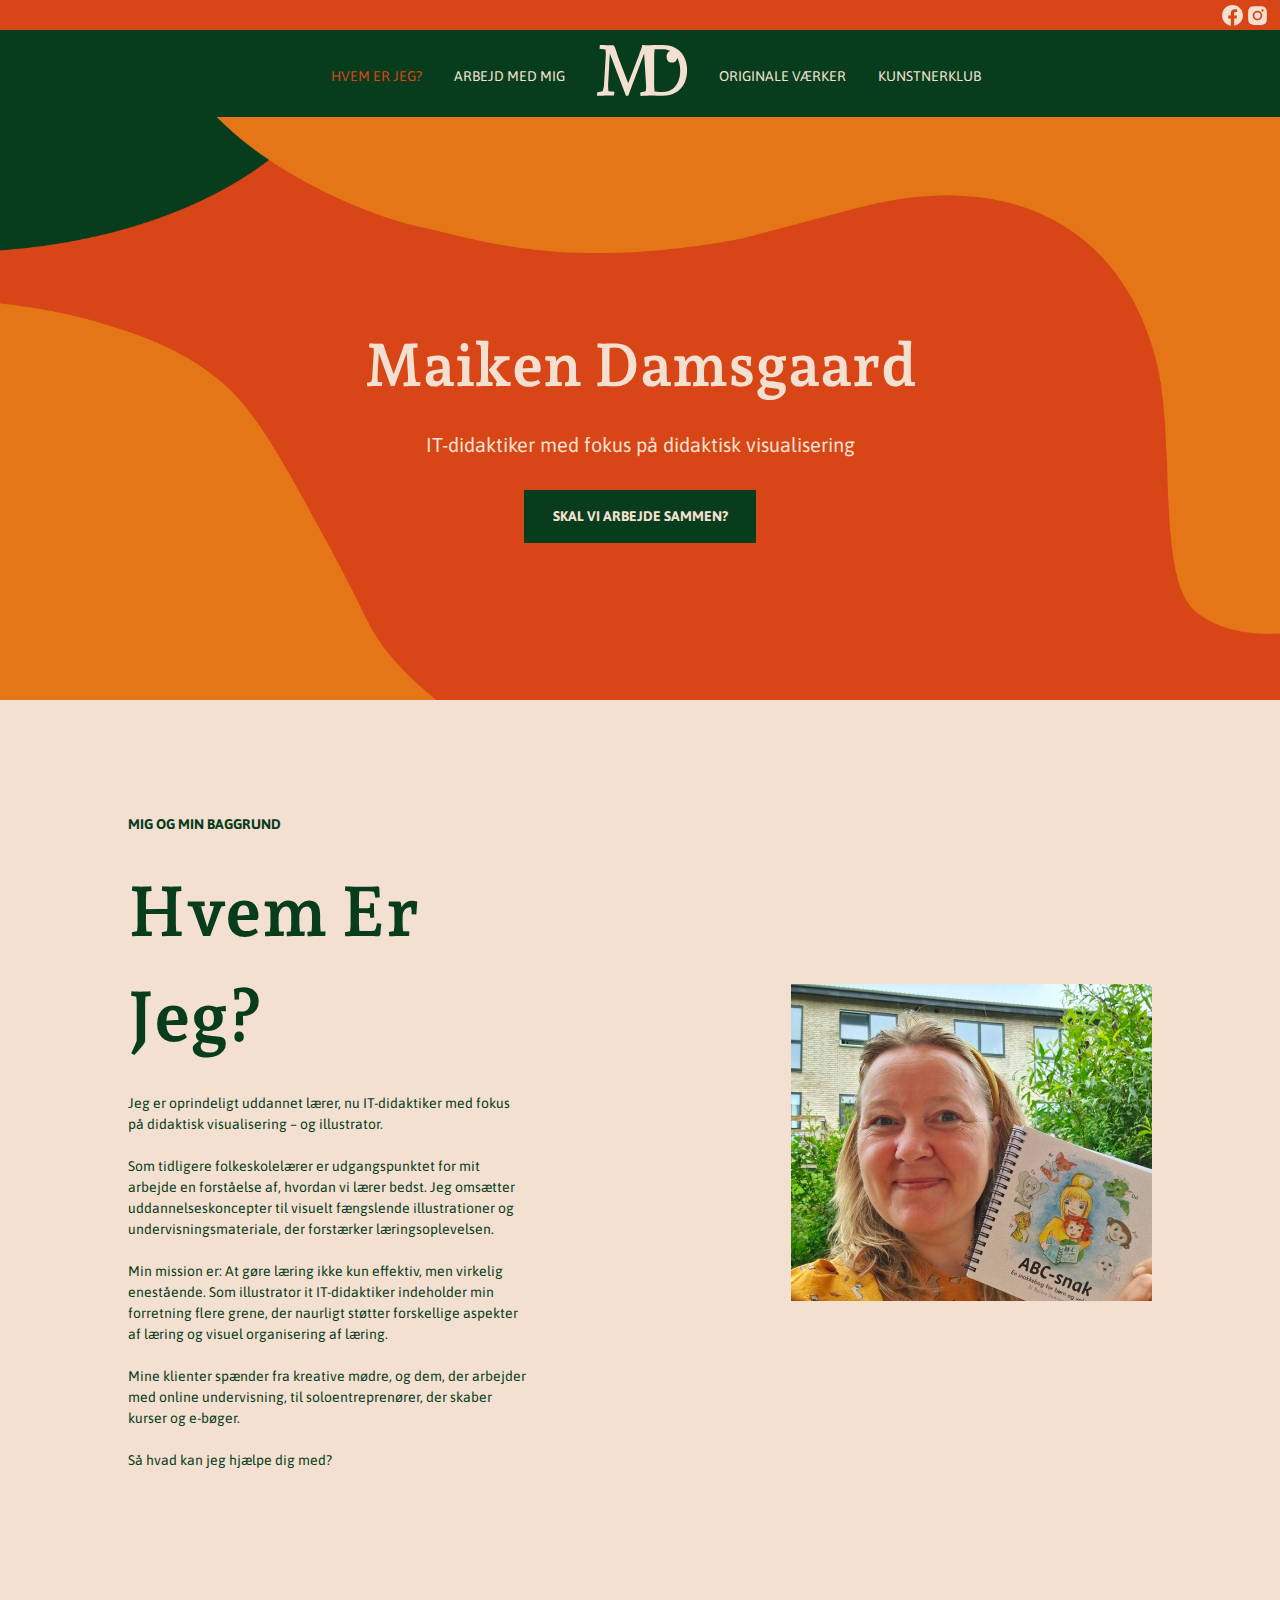
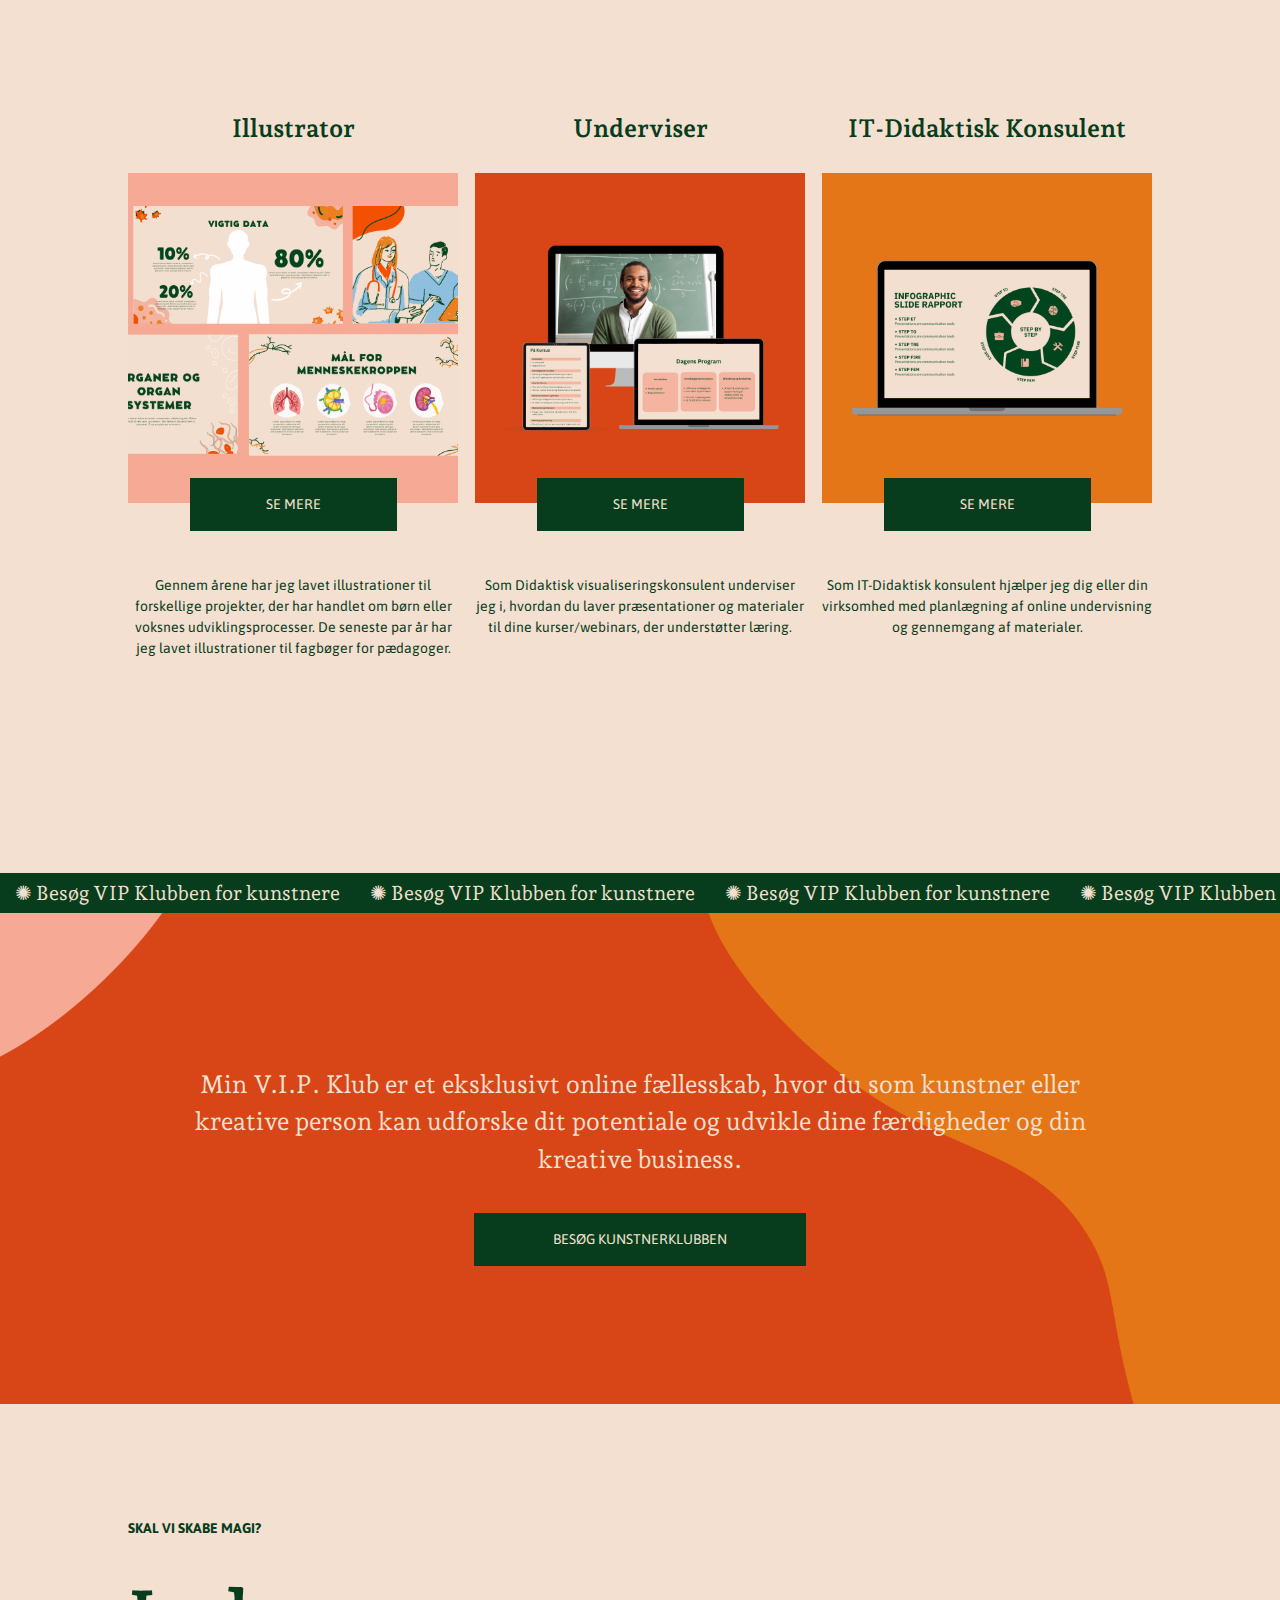
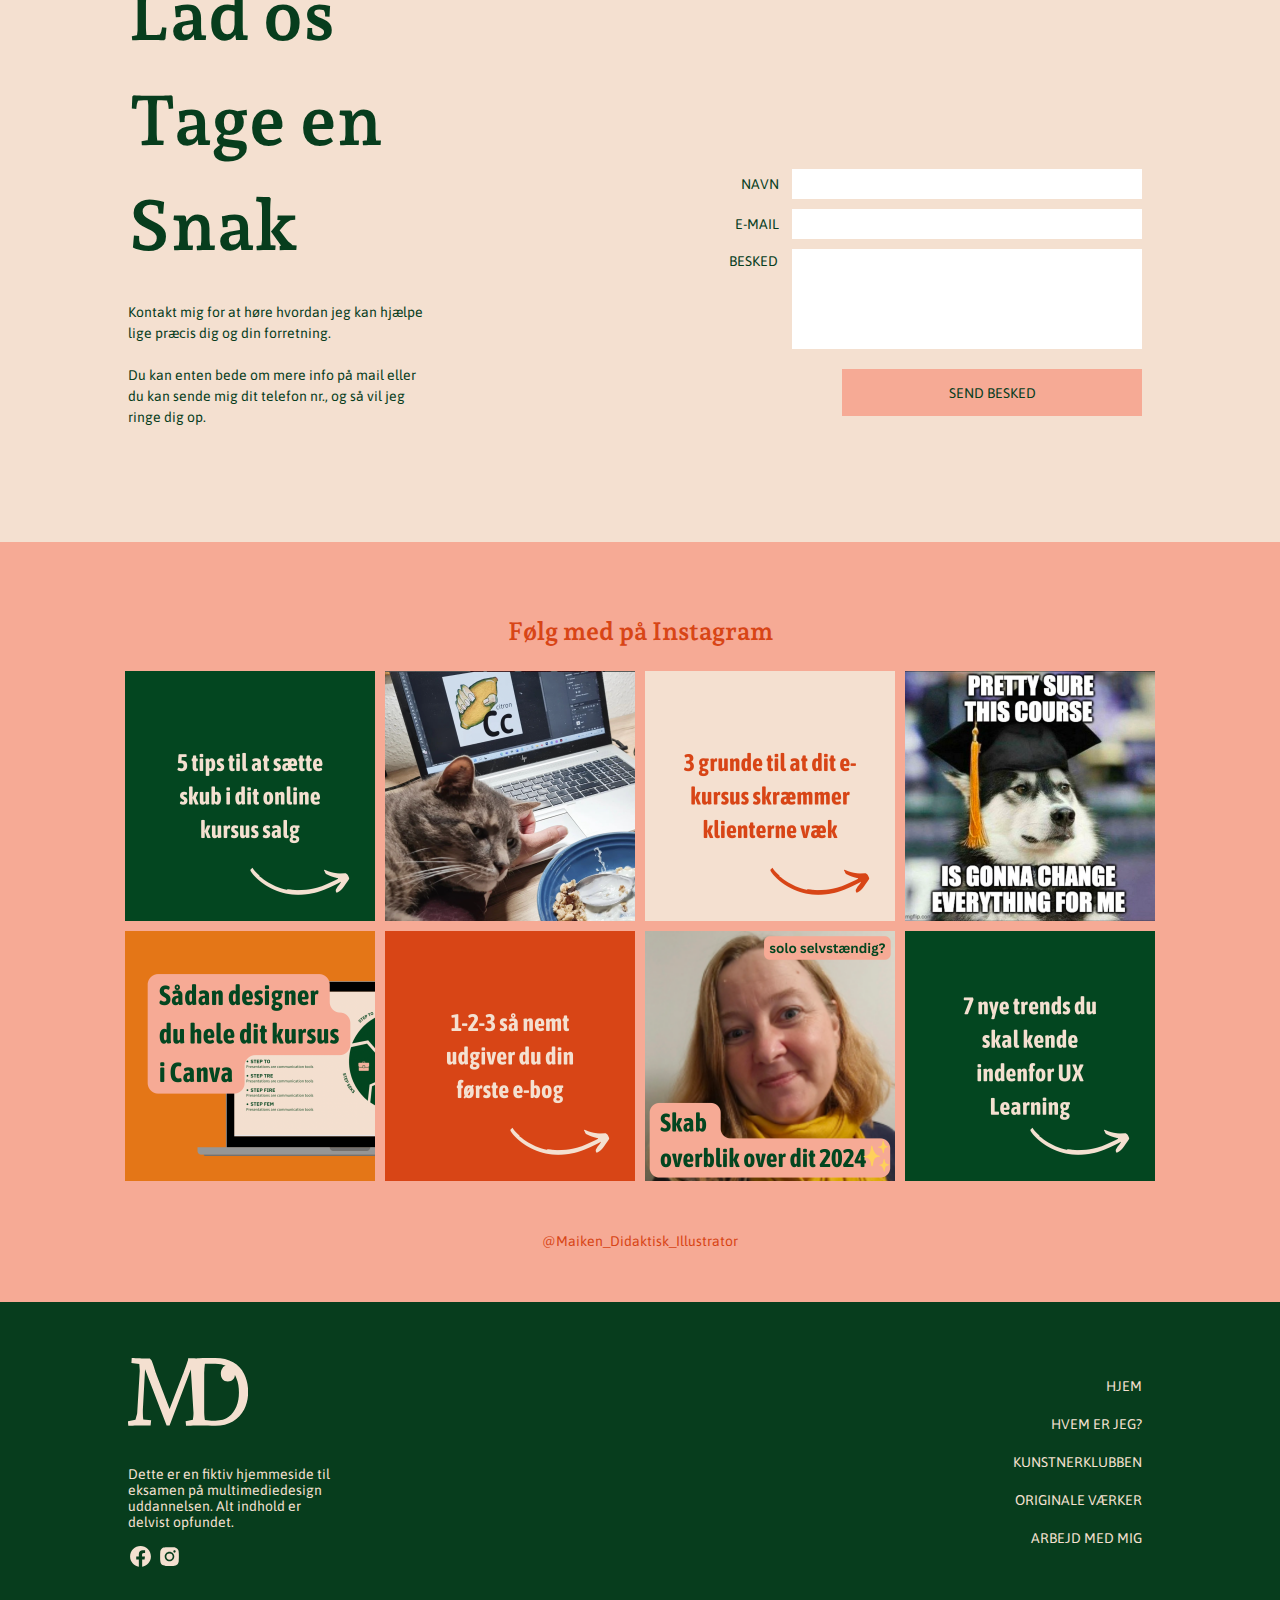
<file: index.html>
<html lang="en">
  <head>
    <meta charset="UTF-8" />
    <meta name="viewport" content="width=device-width, initial-scale=1.0" />
    <meta name="robots" content="noindex, nofollow">
    <link rel="stylesheet" href="css/styles.css" />
    <link rel="stylesheet" href="css/index.css" />
    <link rel="icon" type="image/png" href="illustrations/icon.png" />
    <title>Maiken Damsgaard</title>
  </head>
  <body>
    <header>
      <!-- begin nav -->
      <div class="top-bar">
        <a class="social-icon" href="#"
          ><img src="icons/facebook-circle.svg" alt="Facebook"
        /></a>
        <a class="social-icon" href="#"
          ><img src="icons/instagram-alt.svg" alt="Instagram"
        /></a>
      </div>
      <div>
        <nav>
          <div class="nav-bar">
            <ul class="nav-menu">
              <li class="nav-item">
                <a href="index.html" class="nav-link nav-mobile">HJEM</a>
              </li>
              <li class="nav-item">
                <a href="index.html#about_id" class="nav-link">HVEM ER JEG?</a>
              </li>
              <li class="nav-item">
                <a href="services.html" class="nav-link nav-link-5"
                  >ARBEJD MED MIG</a
                >
              <li>
                <a href="index.html"
                  ><img
                    src="illustrations/Maiken_logo.svg"
                    alt="logo"
                    class="nav-link nav-desktop"
                    width="90px"
                /></a>
              </li>
              <li class="nav-item">
                <a href="shop.html" class="nav-link">ORIGINALE VÆRKER</a>
              </li>

                <li class="nav-item">
                  <a href="vip.html" class="nav-link">KUNSTNERKLUB</a>
                </li>
              </li>
            </ul>
          </div>
          <div class="hamburger">
            <span class="bar"></span>
            <span class="bar"></span>
            <span class="bar"></span>
          </div>
        </nav>
      </div>
      <!-- end nav -->
    </header>
    <main>
      <div class="hero_section">
        <div class="hero_wrapper">
          <h1 class="hero_h1">Maiken Damsgaard</h1>
          <p>IT-didaktiker med fokus på didaktisk visualisering</p>
          <a class="hero_button" href="services.html"
            >SKAL VI ARBEJDE SAMMEN?</a
          >
        </div>
      </div>
      <!-- about section -->
      <div id="about_id" class="container2">
        <!-- wrapper -->
        <div class="wrapper2">
          <!-- kolonne 1 -->
          <div class="about_box1">
            <h3 class="about_h3">MIG OG MIN BAGGRUND</h3>
            <h2 class="about_h2">Hvem Er Jeg?</h2>
            <p class="about_p">
              Jeg er oprindeligt uddannet lærer, nu IT-didaktiker med fokus på
              didaktisk visualisering – og illustrator.<br /><br>
              Som tidligere folkeskolelærer er udgangspunktet for mit arbejde en forståelse
              af, hvordan vi lærer bedst. Jeg omsætter uddannelseskoncepter til
              visuelt fængslende illustrationer og undervisningsmateriale, der forstærker læringsoplevelsen.
              <br />
              <br />
              Min mission er: At gøre læring ikke kun effektiv, men virkelig enestående. Som illustrator it IT-didaktiker indeholder min forretning flere grene, der naurligt støtter forskellige aspekter af læring og visuel organisering af læring. <br><br>
              Mine klienter spænder fra kreative mødre, og dem, der arbejder med online undervisning, til soloentreprenører, der skaber
              kurser og e-bøger.<br /><br />
              Så hvad kan jeg hjælpe dig med?
            </p>
          </div>
          <!-- kolonne 2 -->
          <div class="about_box2">
            <img src="images/maiken_img.png" alt="Maiken" />
          </div>
        </div>
      </div>
      <!-- service overview section -->
      <div class="container1">
        <!-- wrapper -->
        <div class="wrapper1">
          <!-- box 1 -->
          <div class="box1">
            <h3 class="box_heading">Illustrator</h3>
            <img src="images/1.png" alt="placeholder" />
            <a class="" href="services.html#kons3">SE MERE</a>
            <p class="">
              Gennem årene har jeg lavet illustrationer til forskellige
              projekter, der har handlet om børn eller voksnes
              udviklingsprocesser. De seneste par år har jeg lavet
              illustrationer til fagbøger for pædagoger.<br />
            </p>
          </div>
          <!-- box 2 -->
          <div class="box2">
            <h3 class="box_heading">Underviser</h3>
            <img src="images/2.png" alt="placeholder" />
            <a class="" href="services.html#kons2">SE MERE</a>
            <p class="font-body mt-9 text-center">
              Som Didaktisk visualiseringskonsulent underviser jeg i, hvordan du
              laver præsentationer og materialer til dine kurser/webinars, der
              understøtter læring.
            </p>
          </div>
          <!-- box 3 -->
          <div class="box3">
            <h3 class="box_heading">IT-Didaktisk Konsulent</h3>
            <img src="images/3.png" alt="placeholder" />
            <a class="" href="services.html#kons1">SE MERE</a>
            <p class="">
              Som IT-Didaktisk konsulent hjælper jeg dig eller din virksomhed
              med planlægning af online undervisning og gennemgang af
              materialer.
            </p>
          </div>
        </div>
      </div>
      <!-- afsnit 3 / marquee -->
      <div class="index_marquee" id="buy_course">
        <div class="marquee">
          <div class="marquee2">
            <a href="#">&#10042; Besøg VIP Klubben for kunstnere</a>
            <a href="#">&#10042; Besøg VIP Klubben for kunstnere</a>
            <a href="#">&#10042; Besøg VIP Klubben for kunstnere</a>
            <a href="#">&#10042; Besøg VIP Klubben for kunstnere</a>
            <a href="#">&#10042; Besøg VIP Klubben for kunstnere</a>
            <a href="#">&#10042; Besøg VIP Klubben for kunstnere</a>
            <a href="#">&#10042; Besøg VIP Klubben for kunstnere</a>
            <a href="#">&#10042; Besøg VIP Klubben for kunstnere</a>
            <a href="#">&#10042; Besøg VIP Klubben for kunstnere</a>
            <a href="#">&#10042; Besøg VIP Klubben for kunstnere</a>
            <a href="#">&#10042; Besøg VIP Klubben for kunstnere</a>
            <a href="#">&#10042; Besøg VIP Klubben for kunstnere</a>
          </div>
        </div>
      </div>
      <!-- testimonial section -->
      <div class="image_section">
        <p>
          Min V.I.P. Klub er et eksklusivt online fællesskab, hvor du som
          kunstner eller kreative person kan udforske dit potentiale og udvikle
          dine færdigheder og din kreative business.
        </p>
        <a href="vip.html">BESØG KUNSTNERKLUBBEN</a>
      </div>
      <!-- contact form section-->
      <div class="container4">
        <!-- wrapper -->
        <div class="wrapper4">
          <!-- container 1 -->
          <div id="contact_id">
            <h3 class="contact_h3">SKAL VI SKABE MAGI?</h3>
            <h2 class="contact_h2">Lad os Tage en Snak</h2>
            <p class="contact_p">
              Kontakt mig for at høre hvordan jeg kan hjælpe lige præcis dig og din forretning. <br />
              <br> Du kan enten bede om mere info på mail eller du kan sende mig dit telefon nr., og så vil jeg ringe dig op.
            </p>
          </div>
          <!-- container 2 -->
          <section id="submit_template">
            <form action="" method="get" class="contact_maiken">
              <div id="form_container1">
                <div class="form_field">
                  <label for="name" class="large-label">NAVN </label>
                  <input type="text" name="name" id="name" required />
                </div>
                <div class="form_field">
                  <label for="email" class="large-label">E-MAIL </label>
                  <input type="email" name="email" id="email" required />
                </div>
                <div class="form_field">
                  <label for="textarea" class="large-label">BESKED</label>
                  <textarea
                    id="textarea"
                    class="textarea"
                    rows="4"
                    cols="50"
                    name="textarea"
                  ></textarea>
                </div>
                <div class="form_field" id="button-submit">
                  <input
                    type="submit"
                    name="submit"
                    value="SEND BESKED"
                    id="submit"
                  />
                </div>
              </div>
            </form>
          </section>
        </div>
      </div>
      <!-- instagram grid section -->
      <div class="container7">
        <h2>Følg med på Instagram</h2>
        <div class="wrapper7">
          <div class="insta-grid">
            <div><img src="images/insta1.png" alt="instagrid" /></div>
            <div><img src="images/insta2.png" alt="instagrid" /></div>
            <div><img src="images/insta3.png" alt="instagrid" /></div>
            <div><img src="images/insta4.png" alt="instagrid" /></div>
            <div><img src="images/insta5.png" alt="instagrid" /></div>
            <div><img src="images/insta6.png" alt="instagrid" /></div>
            <div><img src="images/insta7.png" alt="instagrid" /></div>
            <div><img src="images/insta8.png" alt="instagrid" /></div>
          </div>
        </div>
        <a href="#">@Maiken_Didaktisk_Illustrator</a>
      </div>
    </main>
    <!-- footer section -->
    <footer>
      <div class="footer">
        <div class="wrapper_footer">
          <div class="del1_footer">
            <img
              class="footer_logo"
              src="illustrations/Maiken_logo.svg"
              alt="logo"
            />
            <p>
              Dette er en fiktiv hjemmeside til eksamen på multimediedesign
              uddannelsen. Alt indhold er delvist opfundet.
            </p>
            <div class="SoMe_footer">
              <a class="social-icon" href="#"
                ><img src="icons/facebook-circle.svg" alt="Facebook"
              /></a>
              <a class="social-icon" href="#"
                ><img src="icons/instagram-alt.svg" alt="Instagram"
              /></a>
            </div>
          </div>
          <div class="del2_footer">
            <ul class="nav-menu-footer">
              <li class="nav-item-footer">
                <a href="index.html" class="nav-link-footer">HJEM</a>
              </li>
              <li class="nav-item-footer">
                <a href="index.html#about_id" class="nav-link-footer"
                  >HVEM ER JEG?</a
                >
              </li>
              <li class="nav-item-footer">
                <a href="vip.html" class="nav-link-footer">KUNSTNERKLUBBEN</a>
              </li>
              <li class="nav-item-footer">
                <a href="shop.html" class="nav-link-footer">ORIGINALE VÆRKER</a>
              </li>
              <li class="nav-item-footer">
                <a href="services.html" class="nav-link-footer"
                  >ARBEJD MED MIG</a
                >
              </li>
            </ul>
          </div>
        </div>
      </div>
    </footer>
    <script src="js/nav.js"></script>
  </body>
</html>
</file>
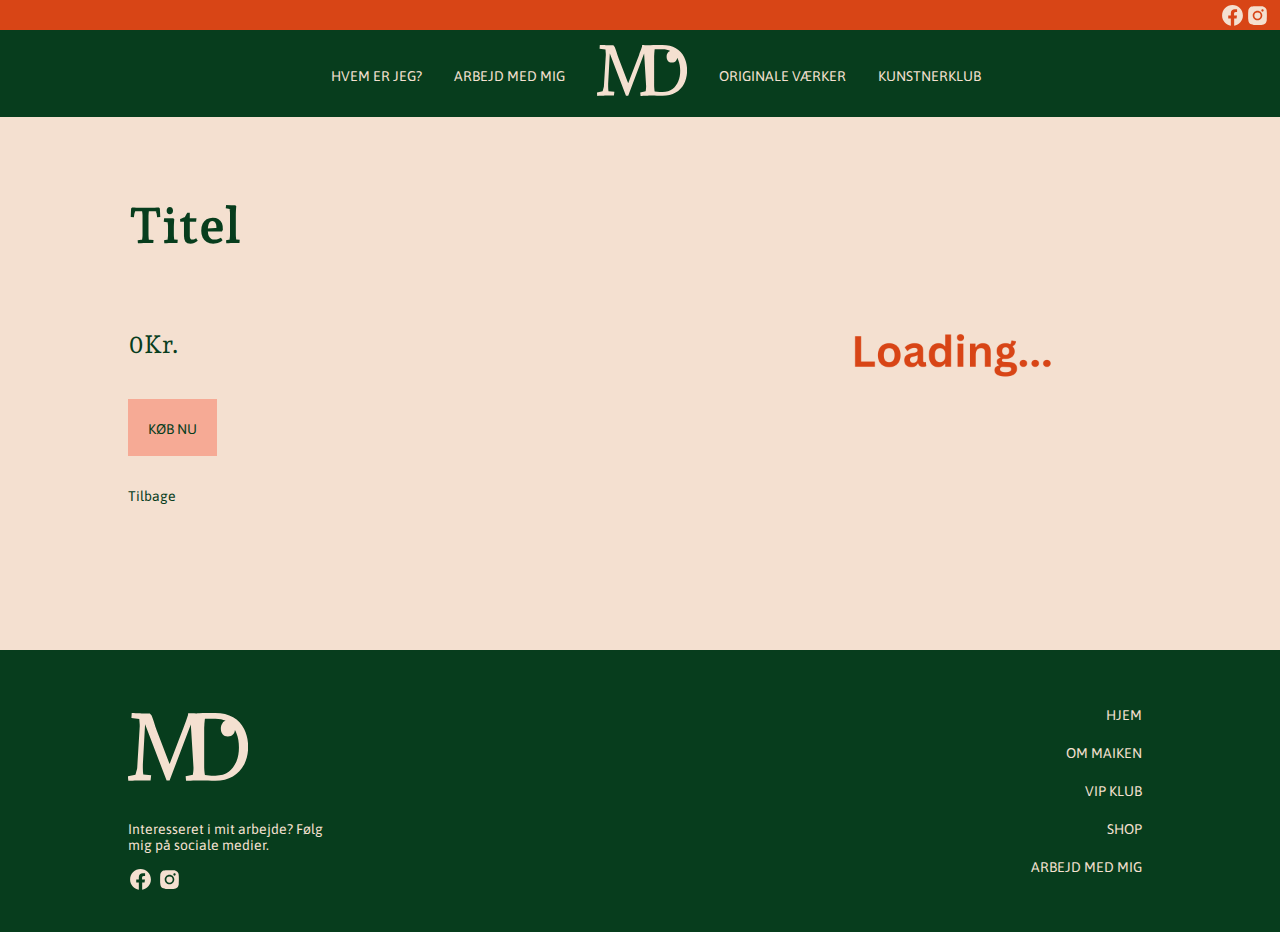
<file: product.html>
<html lang="en">
  <head>
    <meta charset="UTF-8" />
    <meta name="viewport" content="width=device-width, initial-scale=1.0" />
    <meta name="robots" content="noindex, nofollow">
    <link rel="stylesheet" href="css/styles.css" />
    <link rel="stylesheet" href="css/product.css" />
    <link rel="icon" type="image/png" href="illustrations/icon.png" />
    <title>Shop</title>
  </head>
  <body>
    <header>
      <!-- begin nav -->
      <div class="top-bar">
        <a class="social-icon" href="#"
          ><img src="icons/facebook-circle.svg" alt="Facebook"
        /></a>
        <a class="social-icon" href="#"
          ><img src="icons/instagram-alt.svg" alt="Instagram"
        /></a>
      </div>
      <div>
        <nav>
          <div class="nav-bar">
            <ul class="nav-menu">
              <li class="nav-item">
                <a href="index.html" class="nav-link nav-mobile">HJEM</a>
              </li>
              <li class="nav-item">
                <a href="index.html#about_id" class="nav-link">HVEM ER JEG?</a>
              </li>
              <li class="nav-item">
                <a href="services.html" class="nav-link nav-link-5"
                  >ARBEJD MED MIG</a
                >
              <li>
                <a href="index.html"
                  ><img
                    src="illustrations/Maiken_logo.svg"
                    alt="logo"
                    class="nav-link nav-desktop"
                    width="90px"
                /></a>
              </li>
              <li class="nav-item">
                <a href="shop.html" class="nav-link">ORIGINALE VÆRKER</a>
              </li>

                <li class="nav-item">
                  <a href="vip.html" class="nav-link">KUNSTNERKLUB</a>
                </li>
              </li>
            </ul>
          </div>
          <div class="hamburger">
            <span class="bar"></span>
            <span class="bar"></span>
            <span class="bar"></span>
          </div>
        </nav>
      </div>
      <!-- end nav -->
    </header>
    <main>
      <!-- afsnit 1 -->
      <div class="container2">
        <!-- wrapper -->
        <div class="product_wrapper2">
          <!-- kolonne 1 -->
          <div class="product_box1 productInfo">
            <p class="product_p shortDescription"></p>
            <h2 class="productTitle">Titel</h2>
            <p class="product_p longDescription"></p>
            <p class="price"><span>0</span>Kr.</p>
            <a class="about_button" href="#">KØB NU</a>
            <a href="shop.html">Tilbage</a>
          </div>
          <!-- kolonne 2 -->
          <div class="product_box2">
            <img id="productImg" src="images/loading.png" alt="product image" />
          </div>
        </div>
      </div>
    </main>
    <footer>
      <div class="footer">
        <div class="wrapper_footer">
          <div class="del1_footer">
            <img
              class="footer_logo"
              src="illustrations/Maiken_logo.svg"
              alt="logo"
            />
            <p>Interesseret i mit arbejde? Følg mig på sociale medier.</p>
            <div class="SoMe_footer">
              <a class="social-icon" href="#"
                ><img src="icons/facebook-circle.svg" alt="Facebook"
              /></a>
              <a class="social-icon" href="#"
                ><img src="icons/instagram-alt.svg" alt="Instagram"
              /></a>
            </div>
          </div>
          <div class="del2_footer">
            <ul class="nav-menu-footer">
              <li class="nav-item-footer">
                <a href="index.html" class="nav-link-footer">HJEM</a>
              </li>
              <li class="nav-item-footer">
                <a href="index.html#about_id" class="nav-link-footer"
                  >OM MAIKEN</a
                >
              </li>
              <li class="nav-item-footer">
                <a href="vip.html" class="nav-link-footer">VIP KLUB</a>
              </li>
              <li class="nav-item-footer">
                <a href="shop.html" class="nav-link-footer">SHOP</a>
              </li>
              <li class="nav-item-footer">
                <a href="services.html" class="nav-link-footer"
                  >ARBEJD MED MIG</a
                >
              </li>
            </ul>
          </div>
        </div>
      </div>
    </footer>
    <script src="js/nav.js"></script>
    <script src="js/productpage.js"></script>
  </body>
</html>
</file>
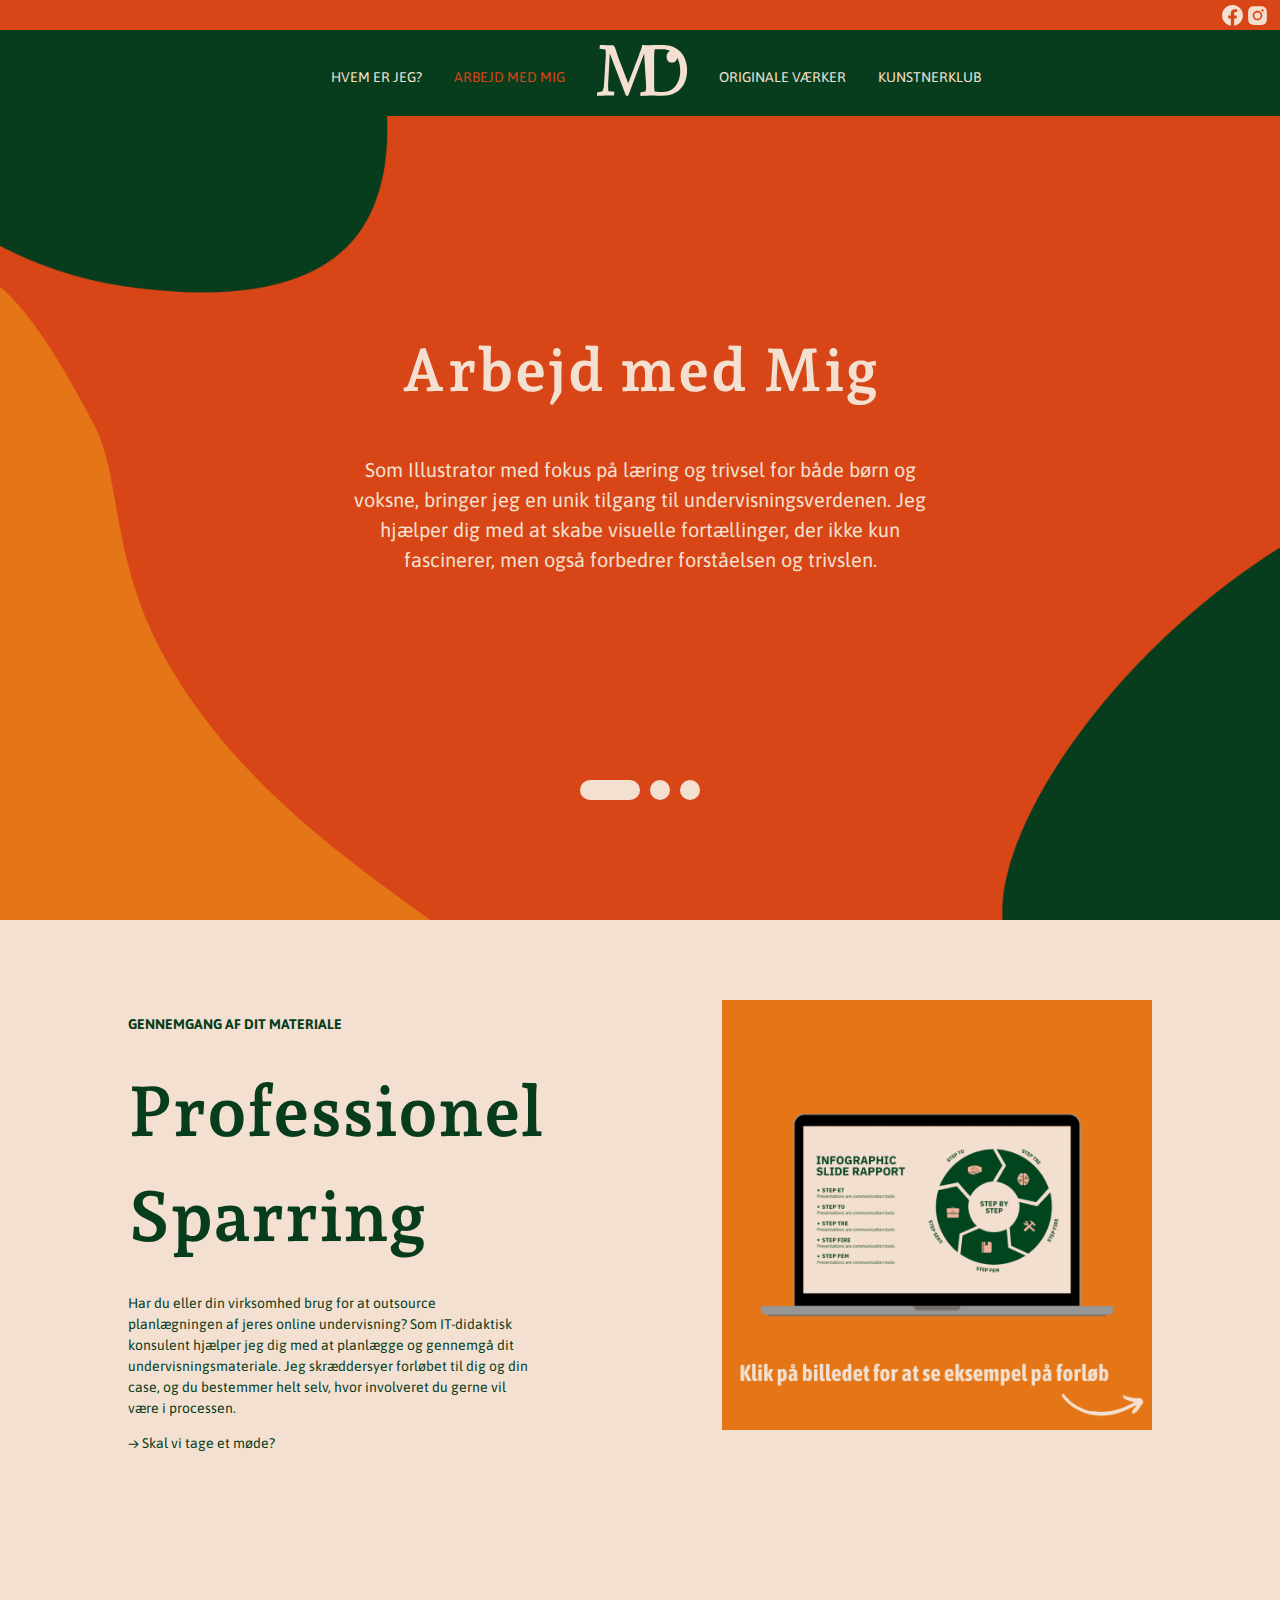
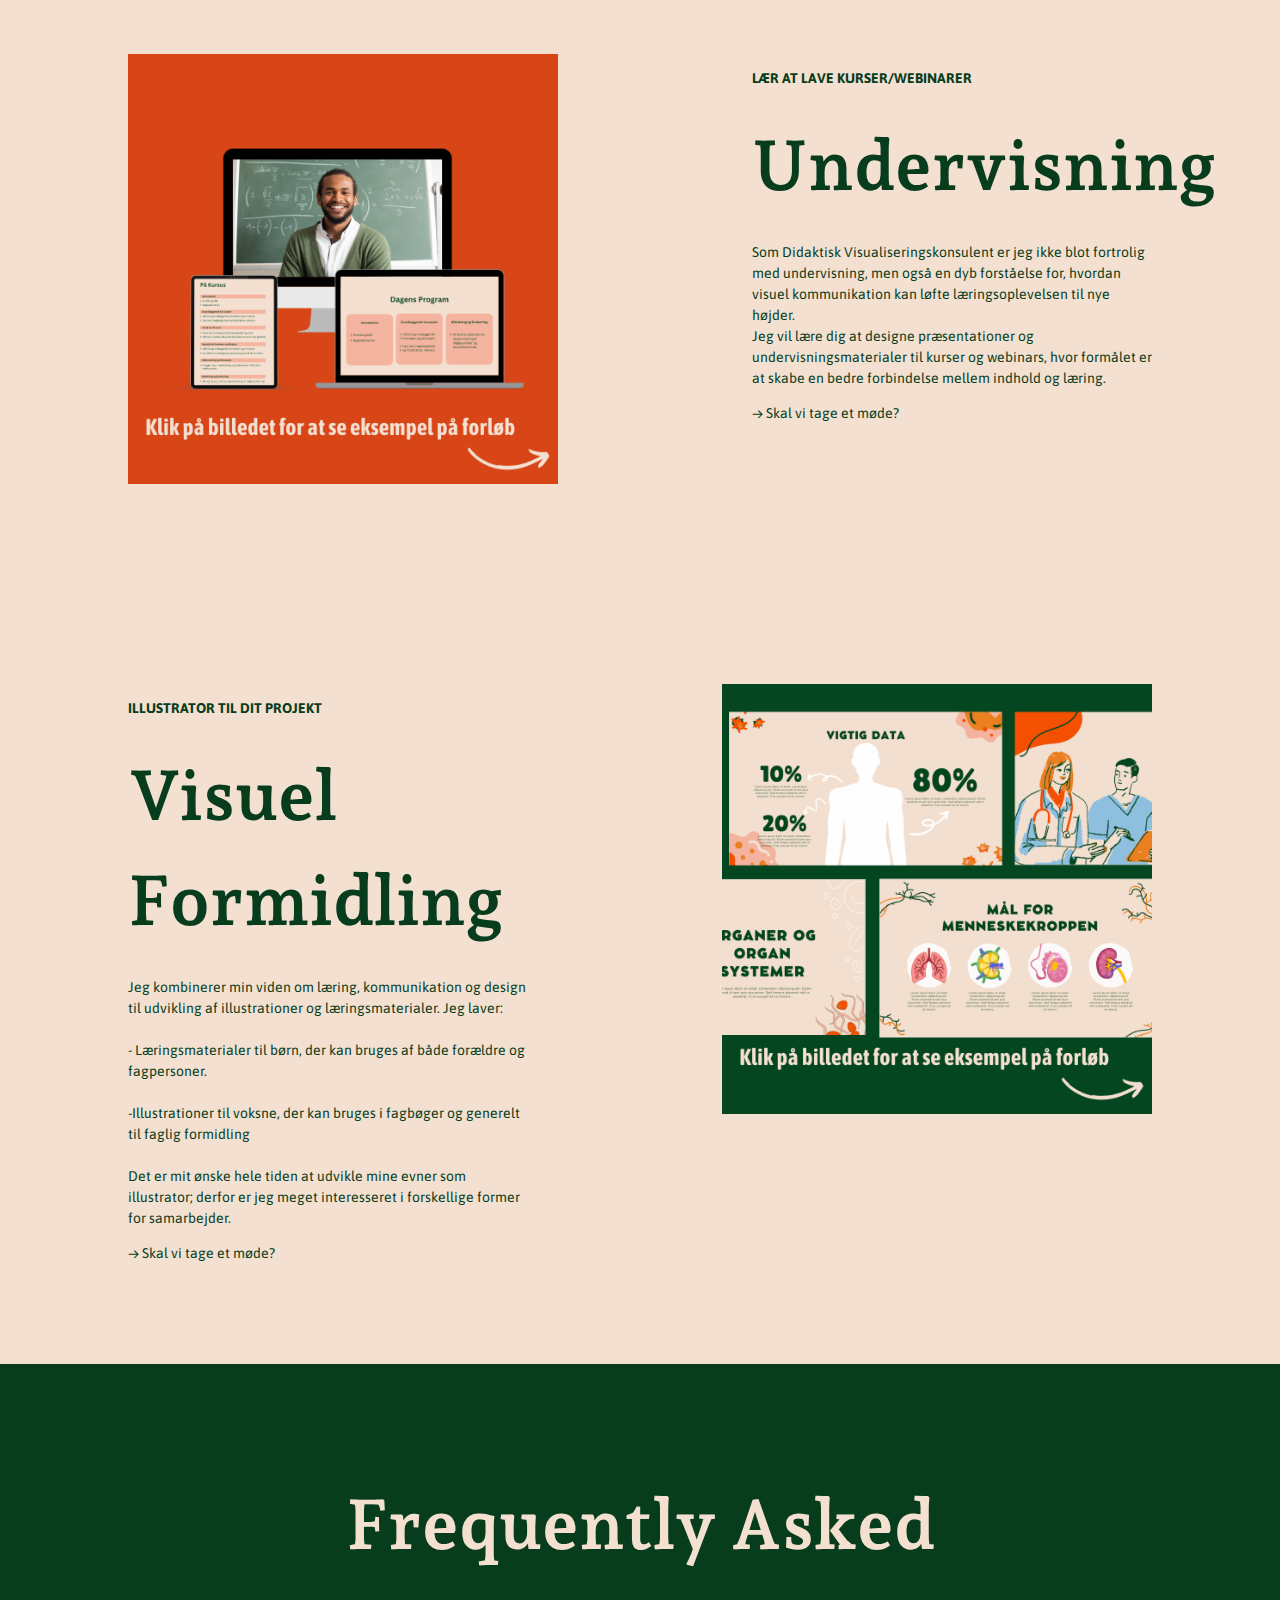
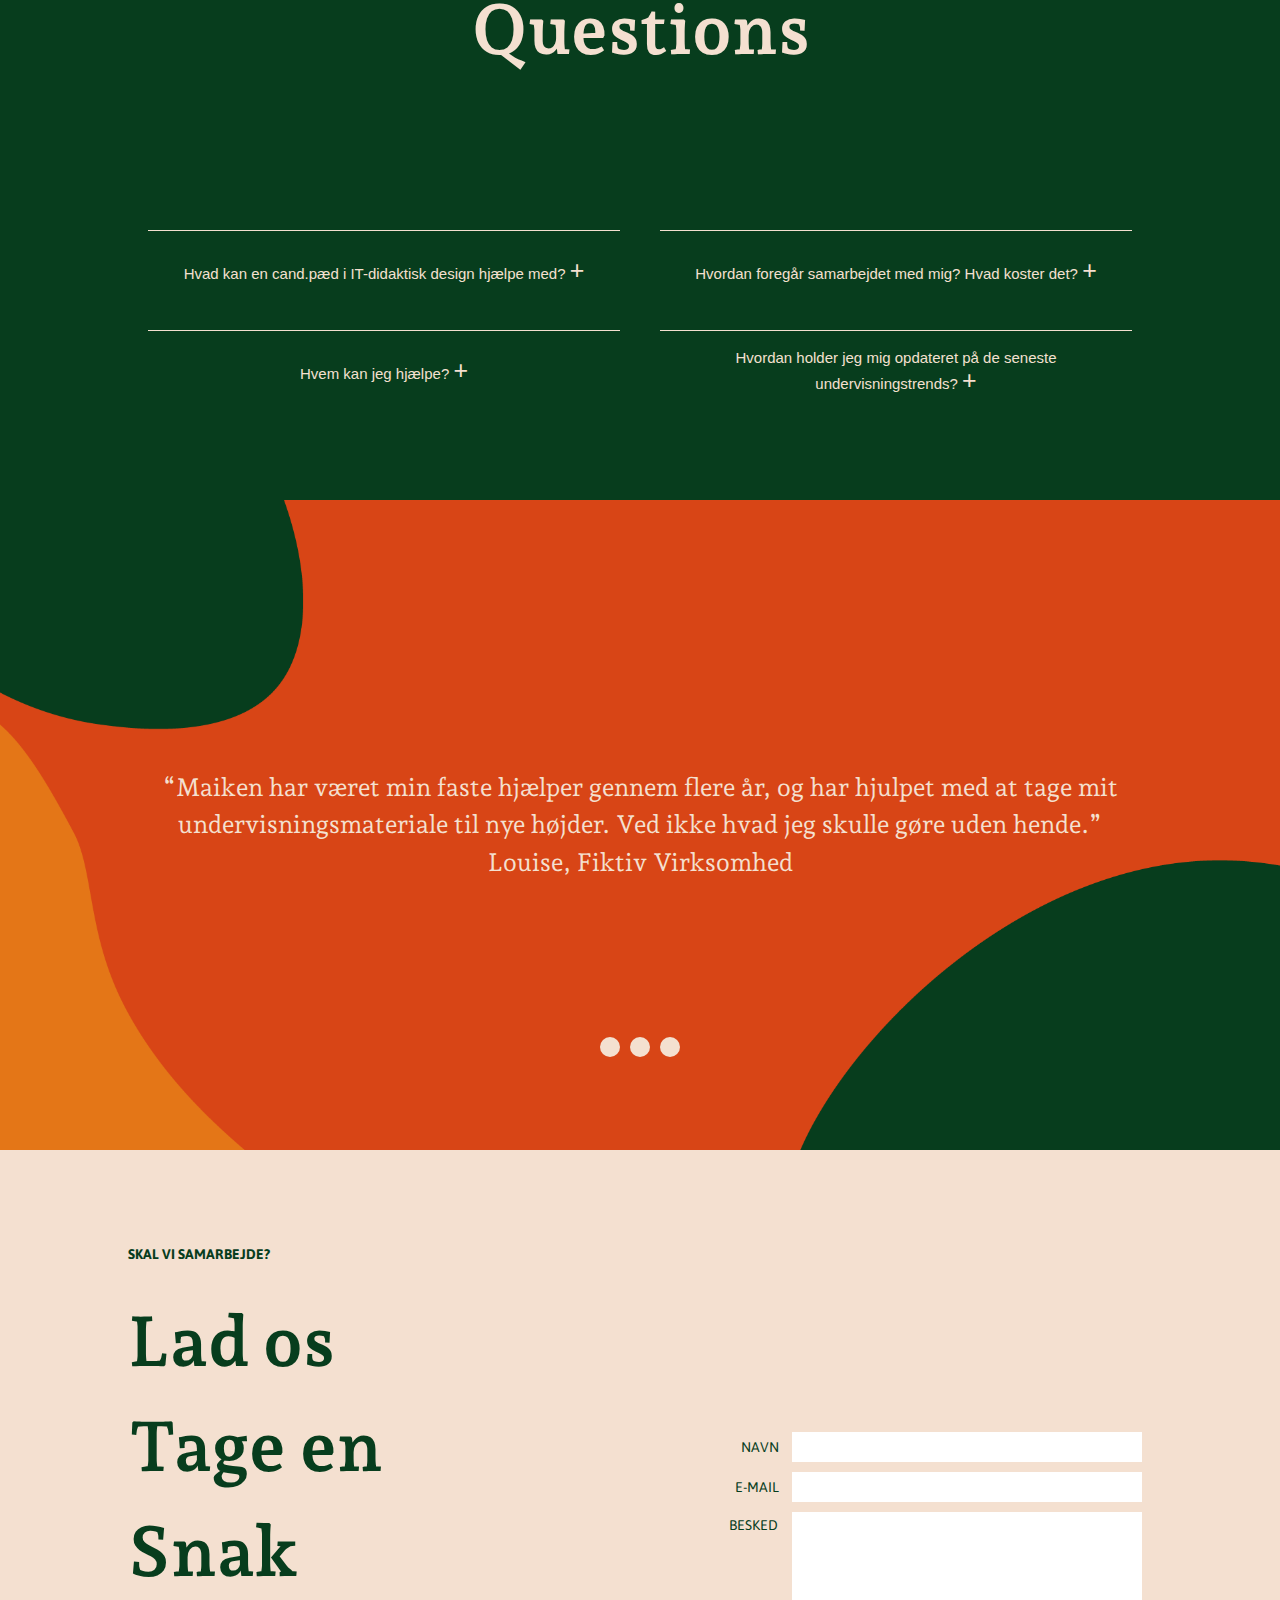
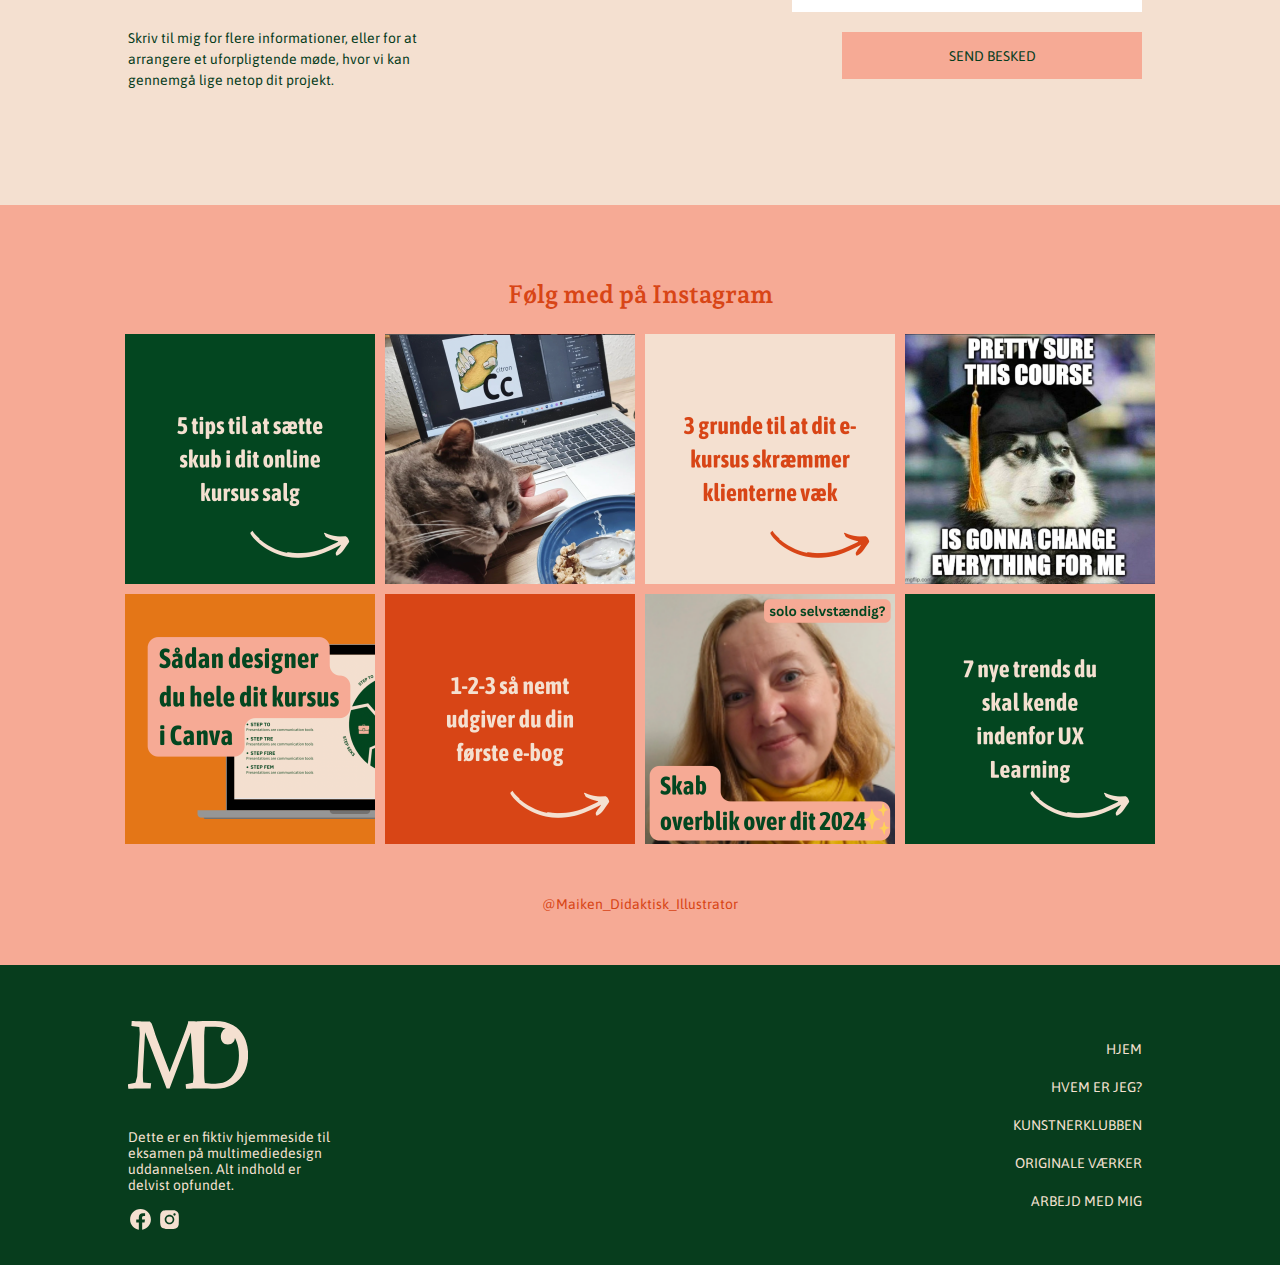
<file: services.html>
<html lang="en">
  <head>
    <meta charset="UTF-8" />
    <meta name="viewport" content="width=device-width, initial-scale=1.0" />
    <meta name="robots" content="noindex, nofollow">
    <link rel="icon" type="image/png" href="illustrations/icon.png" />
    <link rel="stylesheet" href="css/styles.css" />
    <link rel="stylesheet" href="css/services.css" />
    <title>Arbejd Med Mig</title>
  </head>
  <body>
    <header>
      <!-- begin nav -->
      <div class="top-bar">
        <a class="social-icon" href="#"
          ><img src="icons/facebook-circle.svg" alt="Facebook"
        /></a>
        <a class="social-icon" href="#"
          ><img src="icons/instagram-alt.svg" alt="Instagram"
        /></a>
      </div>
      <div>
        <nav>
          <div class="nav-bar">
            <ul class="nav-menu">
              <li class="nav-item">
                <a href="index.html" class="nav-link nav-mobile">HJEM</a>
              </li>
              <li class="nav-item">
                <a href="index.html#about_id" class="nav-link">HVEM ER JEG?</a>
              </li>
              <li class="nav-item">
                <a href="services.html" class="nav-link nav-link-5"
                  >ARBEJD MED MIG</a
                >
              <li>
                <a href="index.html"
                  ><img
                    src="illustrations/Maiken_logo.svg"
                    alt="logo"
                    class="nav-link nav-desktop"
                    width="90px"
                /></a>
              </li>
              <li class="nav-item">
                <a href="shop.html" class="nav-link">ORIGINALE VÆRKER</a>
              </li>

                <li class="nav-item">
                  <a href="vip.html" class="nav-link">KUNSTNERKLUB</a>
                </li>
              </li>
            </ul>
          </div>
          <div class="hamburger">
            <span class="bar"></span>
            <span class="bar"></span>
            <span class="bar"></span>
          </div>
        </nav>
      </div>
      <!-- end nav -->
    </header>
    <main>
      <!-- Hero slider section -->
      <div class="hero_section">
        <div class="slider_tabs">
          <input type="radio" name="slider" id="slider1" />
          <input type="radio" name="slider" id="slider2" />
          <input type="radio" name="slider" id="slider3" />
          <div class="labels">
            <label for="slider1"></label>
            <label for="slider2"></label>
            <label for="slider3"></label>
          </div>
          <div class="hero_content">
            <div class="hero_box slider1_bg">
              <div class="content">
                <div class="heading_1">Arbejd med Mig</div>
                <p class="desc">
                  Som Illustrator med fokus på læring og trivsel for både børn
                  og voksne, bringer jeg en unik tilgang til
                  undervisningsverdenen. Jeg hjælper dig med at skabe visuelle
                  fortællinger, der ikke kun fascinerer, men også forbedrer
                  forståelsen og trivslen. <br />
                </p>
              </div>
            </div>
            <div class="hero_box slider2_bg">
              <div class="content">
                <div class="heading_1">Underviser i Visuel Læring</div>
                <p class="desc">
                  Som Didaktisk Visualiseringskonsulent deler jeg min ekspertise
                  i at designe præsentationer og materialer til kurser og
                  webinars, der understøtter læring. Jeg hjælper med at skabe visuelle elementer,
                  der engagerer og beriger undervisningen.
                </p>
              </div>
            </div>
            <div class="hero_box slider3_bg">
              <div class="content">
                <div class="heading_1">IT-Didaktisk Konsulent</div>
                <p class="desc">
                  Som IT-didaktisk Konsulent specialiserer jeg mig i planlægning af online
                  undervisning og gennemgang af materialer, der sikrer en
                  sammenhængende og effektiv læringsoplevelse.
                </p>
              </div>
            </div>
          </div>
        </div>
      </div>
      <!-- slut header afsnit -->
      <!-- afsnit 1 -->
      <div id="kons1" class="container2">
        <!-- wrapper -->
        <div class="wrapper2">
          <!-- kolonne 1 -->
          <div class="about_box1">
            <h3 class="about_h3">GENNEMGANG AF DIT MATERIALE</h3>
            <h2 class="about_h2">Professionel Sparring</h2>
            <p class="about_p">
              Har du eller din virksomhed brug for at outsource planlægningen af jeres
              online undervisning? Som IT-didaktisk konsulent hjælper jeg dig
              med at planlægge og gennemgå dit undervisningsmateriale. Jeg skræddersyer forløbet til dig og din case, og du bestemmer helt selv, hvor involveret du gerne vil være i processen.
            </p>
            <a class="text-link" href="#contact_id">&#8594; Skal vi tage et møde?</a>
          </div>

          <!-- kolonne 2 -->
          <div class="ser_image_box">
            <img class="ser_ill_3" src="images/s14.png" alt="slideshow" />
          </div>
        </div>
      </div>
      <!-- afsnit 2 -->
      <div id="kons2" class="container2">
        <!-- wrapper -->
        <div class="wrapper2 reverseClass">
          <!-- kolonne 1 -->
          <div class="about_box1">
            <h3 class="about_h3">LÆR AT LAVE KURSER/WEBINARER</h3>
            <h2 class="about_h2">Undervisning</h2>
            <p class="about_p">
              Som Didaktisk Visualiseringskonsulent er jeg ikke blot fortrolig
              med undervisning, men også en dyb forståelse for, hvordan visuel
              kommunikation kan løfte læringsoplevelsen til nye højder. <br />
              Jeg vil lære dig at designe præsentationer og
              undervisningsmaterialer til kurser og webinars, hvor formålet er
              at skabe en bedre forbindelse mellem indhold og læring.
              
            </p>
            <a class="text-link" href="#contact_id">&#8594; Skal vi tage et møde?</a>
          </div>
          <!-- kolonne 2 -->
          <div class="ser_image_box">
            <img class="ser_ill_2" src="images/mo7.png" alt="Maiken" />
          </div>
        </div>
      </div>
      <!-- services -->
      <div id="kons3" class="container2">
        <!-- wrapper -->
        <div class="wrapper2">
          <!-- kolonne 1 -->
          <div class="about_box1">
            <h3 class="about_h3">ILLUSTRATOR TIL DIT PROJEKT</h3>
            <h2 class="about_h2">Visuel Formidling</h2>
            <p class="about_p">
              Jeg kombinerer min viden om læring, kommunikation og design til
              udvikling af illustrationer og læringsmaterialer. 
              Jeg laver: <br /><br />- Læringsmaterialer til børn, der kan
              bruges af både forældre og fagpersoner.<br /><br />
              -Illustrationer til voksne, der kan bruges i fagbøger og generelt
              til faglig formidling <br /><br />Det er mit ønske hele tiden at
              udvikle mine evner som illustrator; derfor er jeg meget
              interesseret i forskellige former for samarbejder.
            </p>
            <a class="text-link" href="#contact_id">&#8594; Skal vi tage et møde?</a>
          </div>

          <!-- kolonne 2 -->
          <div class="ser_image_box">
            <img class="ser_ill_1" src="images/ma1.png" alt="Maiken" />
          </div>
        </div>
      </div>
      </div>
      <div class="heading_services_class">
        <h2>Frequently Asked <br />Questions</h2>
      </div>
      <!-- collapsible til FAQ -->
      <div class="container_collapsible">
        <div class="wrapper_collapsible">
          <div class="w2_collapsible">
            <button type="button" class="collapsible">
              Hvad kan en cand.pæd i IT-didaktisk design hjælpe med?
              <span>+</span>
            </button>
            <div class="col_content">
              <p>
                På en kandidat I IT-didaktisk design lærer man, hvordan digitale
                medier og teknologier skaber nye potentialer, muligheder og
                udfordringer for undervisning og læring. Man arbejder med
                teorier og metoder til at forstå teknologiske rolle og funktion
                i sammenhæng med didaktik, pædagogik og læring. <br />Jeg har
                taget specialiseringen didaktisk visualisering, hvilket kort kan
                opsummeres til, at jeg er illustrator med fokus på børns og
                voksnes læring.
              </p>
            </div>
            <button type="button" class="collapsible">
              Hvem kan jeg hjælpe? <span>+</span>
            </button>
            <div class="col_content">
              <p>Jeg hjælper typisk dig, der arbejder med:</p>
              <ul>
                <li>læring</li>
                <li>vejledning</li>
                <li>udvikling af undervisningsmaterialer til børn</li>
                <li>udvikling af undervisningsmaterialer til voksne</li>
                <li>børnebøger</li>
                <li>fagbøger</li>
              </ul>
            </div>
          </div>
          <div class="w2_collapsible">
            <button type="button" class="collapsible">
              Hvordan foregår samarbejdet med mig? Hvad koster det?
              <span>+</span>
            </button>
            <div class="col_content">
              <p>
                Forløbet for vores samarbejde vil afhænge af, hvilken ydelse du
                er interesseret i, og hvad vi aftaler. <br />
                Vi vil altid starte med en indledende samtale, hvor vi
                identificerer dine mål og behov, og fastlægger en tidsramme og
                pris for projektet, enten på timebasis eller fast for opgaven.
                Denne samtale er altid gratis og uforpligtende, da det er
                vigtigt for mig, at vi er det rette match. <br> Min nuværende timepris er 800kr./timen, og jo flere timer du køber, jo mere rabat vil du opnå.
              </p>
            </div>
            <button type="button" class="collapsible">
              Hvordan holder jeg mig opdateret på de seneste
              undervisningstrends? <span>+</span>
            </button>
            <div class="col_content">
              <p>
                Jeg engagerer mig kontinuerligt i faglig udvikling, ved at
                deltage i konferencer og netværke med folk fra min branche. Jeg
                holder mig også opdateret gennem LinkedIn, indenfor UX Learning
                Design, der især bliver brugt i USA.
              </p>
            </div>
          </div>
        </div>
      </div>
      <!-- testimonial -->
        <div class="hero_section2">
          <div class="slider_tabs">
            <input type="radio" name="slider" id="slider1" />
            <input type="radio" name="slider" id="slider2" />
            <input type="radio" name="slider" id="slider3" />
            <div class="labels">
              <label for="slider1"></label>
              <label for="slider2"></label>
              <label for="slider3"></label>
            </div>
            <div class="hero_content2">
              <div class="hero_box2 slider1_bg">
                <div class="content">
                  <p class="desc2">
                    “Maiken har været min faste hjælper gennem flere år, og har hjulpet
          med at tage mit undervisningsmateriale til nye højder. Ved ikke hvad
          jeg skulle gøre uden hende.” <br />Louise, Fiktiv Virksomhed
                  </p>
                </div>
              </div>
              <div class="hero_box2 slider2_bg">
                <div class="content">
                  <p class="desc2">
                    "Maiken fangede hurtigt min vision og temaet for min børnebog, og designede de perfekte illustrationer." <br> Karen, Fiktiv Børnebogsforfatter
                  </p>
                </div>
              </div>
              <div class="hero_box2 slider3_bg">
                <div class="content">
                  <p class="desc2">
                    "Maiken hjalp mig med at formidle al den viden, jeg gerne ville dele ud af, i et flot designet kursus. Al kommunikation har været så nem."<br> Malene, marketing konsulent
                  </p>
                </div>
              </div>
            </div>
          </div>
        </div>
      <!-- Kontaktformular -->
      <!-- afsnit 6 -->
      <div class="container4">
        <!-- wrapper -->
        <div class="wrapper4">
          <!-- container 1 -->
          <div id="contact_id">
            <h3 class="contact_h3">SKAL VI SAMARBEJDE?</h3>
            <h2 class="contact_h2">Lad os Tage en Snak</h2>
            <p class="contact_p">
              Skriv til mig for flere informationer, eller for at arrangere et uforpligtende møde, hvor vi kan gennemgå lige netop dit projekt. 
            </p>
          </div>
          <!-- container 2 -->
          <section id="submit_template">
            <form action="" method="get" class="contact_maiken">
              <div id="form_container1">
                <div class="form_field">
                  <label for="name" class="large-label">NAVN </label>
                  <input type="text" name="name" id="name" required />
                </div>
                <div class="form_field">
                  <label for="email" class="large-label">E-MAIL </label>
                  <input type="email" name="email" id="email" required />
                </div>
                <div class="form_field">
                  <label for="textarea" class="large-label">BESKED</label>
                  <textarea
                    id="textarea"
                    class="textarea"
                    rows="4"
                    cols="50"
                    name="textarea"
                  ></textarea>
                </div>
                <div class="form_field" id="button-submit">
                  <input
                    type="submit"
                    name="submit"
                    value="SEND BESKED"
                    id="submit"
                  />
                </div>
              </div>
            </form>
          </section>
        </div>
      </div>
<!-- Test -->
    
      <!-- Instagram feed-->
      <div class="container7">
        <h2>Følg med på Instagram</h2>
        <div class="wrapper7">
          <div class="insta-grid">
            <div><img src="images/insta1.png" alt="instagrid" /></div>
            <div><img src="images/insta2.png" alt="instagrid" /></div>
            <div><img src="images/insta3.png" alt="instagrid" /></div>
            <div><img src="images/insta4.png" alt="instagrid" /></div>
            <div><img src="images/insta5.png" alt="instagrid" /></div>
            <div><img src="images/insta6.png" alt="instagrid" /></div>
            <div><img src="images/insta7.png" alt="instagrid" /></div>
            <div><img src="images/insta8.png" alt="instagrid" /></div>
          </div>
        </div>
        <a href="#">@Maiken_Didaktisk_Illustrator</a>
      </div>
    </main>
    <footer>
      <div class="footer">
        <div class="wrapper_footer">
          <div class="del1_footer">
            <img
              class="footer_logo"
              src="illustrations/Maiken_logo.svg"
              alt="logo"
            />
            <p>
              Dette er en fiktiv hjemmeside til eksamen på multimediedesign
              uddannelsen. Alt indhold er delvist opfundet.
            </p>
            <div class="SoMe_footer">
              <a class="social-icon" href="#"
                ><img src="icons/facebook-circle.svg" alt="Facebook"
              /></a>
              <a class="social-icon" href="#"
                ><img src="icons/instagram-alt.svg" alt="Instagram"
              /></a>
            </div>
          </div>
          <div class="del2_footer">
            <ul class="nav-menu-footer">
              <li class="nav-item-footer">
                <a href="index.html" class="nav-link-footer">HJEM</a>
              </li>
              <li class="nav-item-footer">
                <a href="index.html#about_id" class="nav-link-footer"
                  >HVEM ER JEG?</a
                >
              </li>
              <li class="nav-item-footer">
                <a href="vip.html" class="nav-link-footer">KUNSTNERKLUBBEN</a>
              </li>
              <li class="nav-item-footer">
                <a href="shop.html" class="nav-link-footer">ORIGINALE VÆRKER</a>
              </li>
              <li class="nav-item-footer">
                <a href="services.html" class="nav-link-footer"
                  >ARBEJD MED MIG</a
                >
              </li>
            </ul>
          </div>
        </div>
      </div>
    </footer>
    <script src="js/nav.js"></script>
    <script src="js/collapsible.js"></script>
    <script src="js/slider.js"></script>
    <script src="js/gallery.js"></script>
  </body>
</html>
</file>
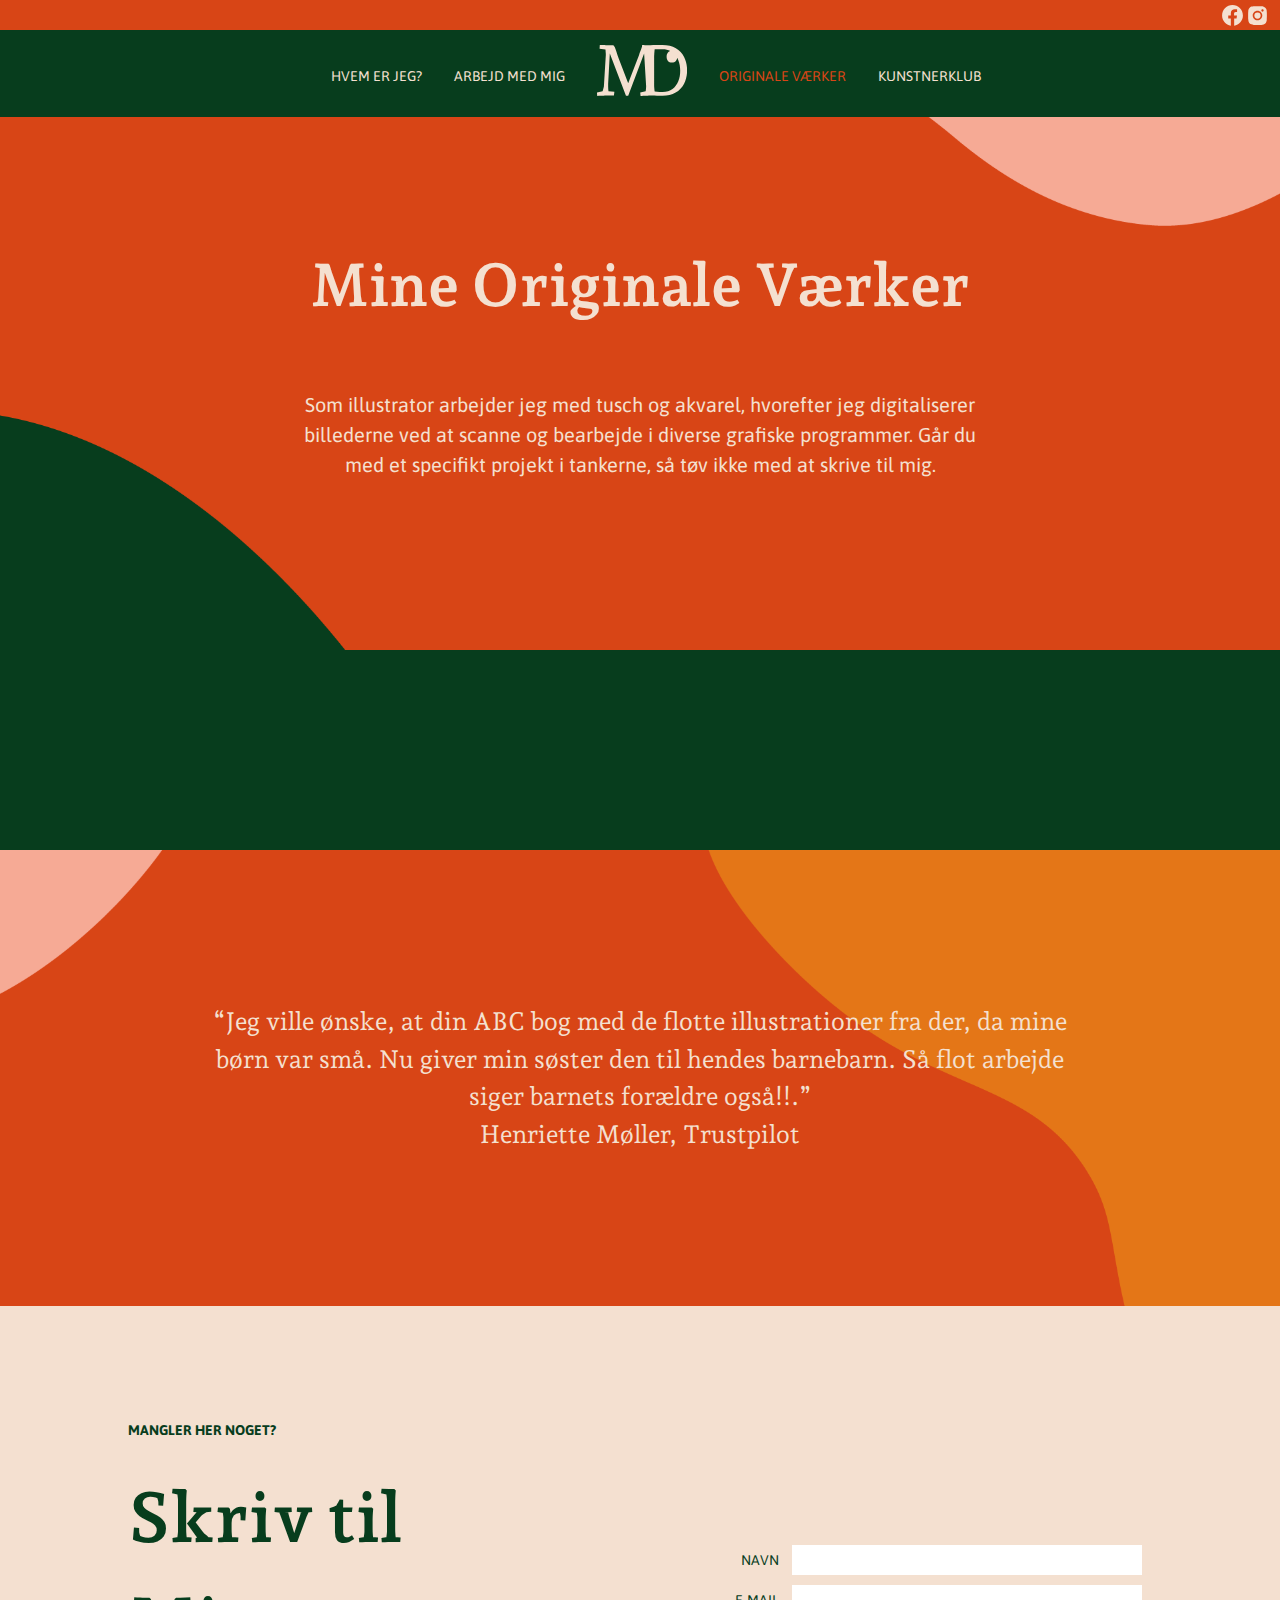
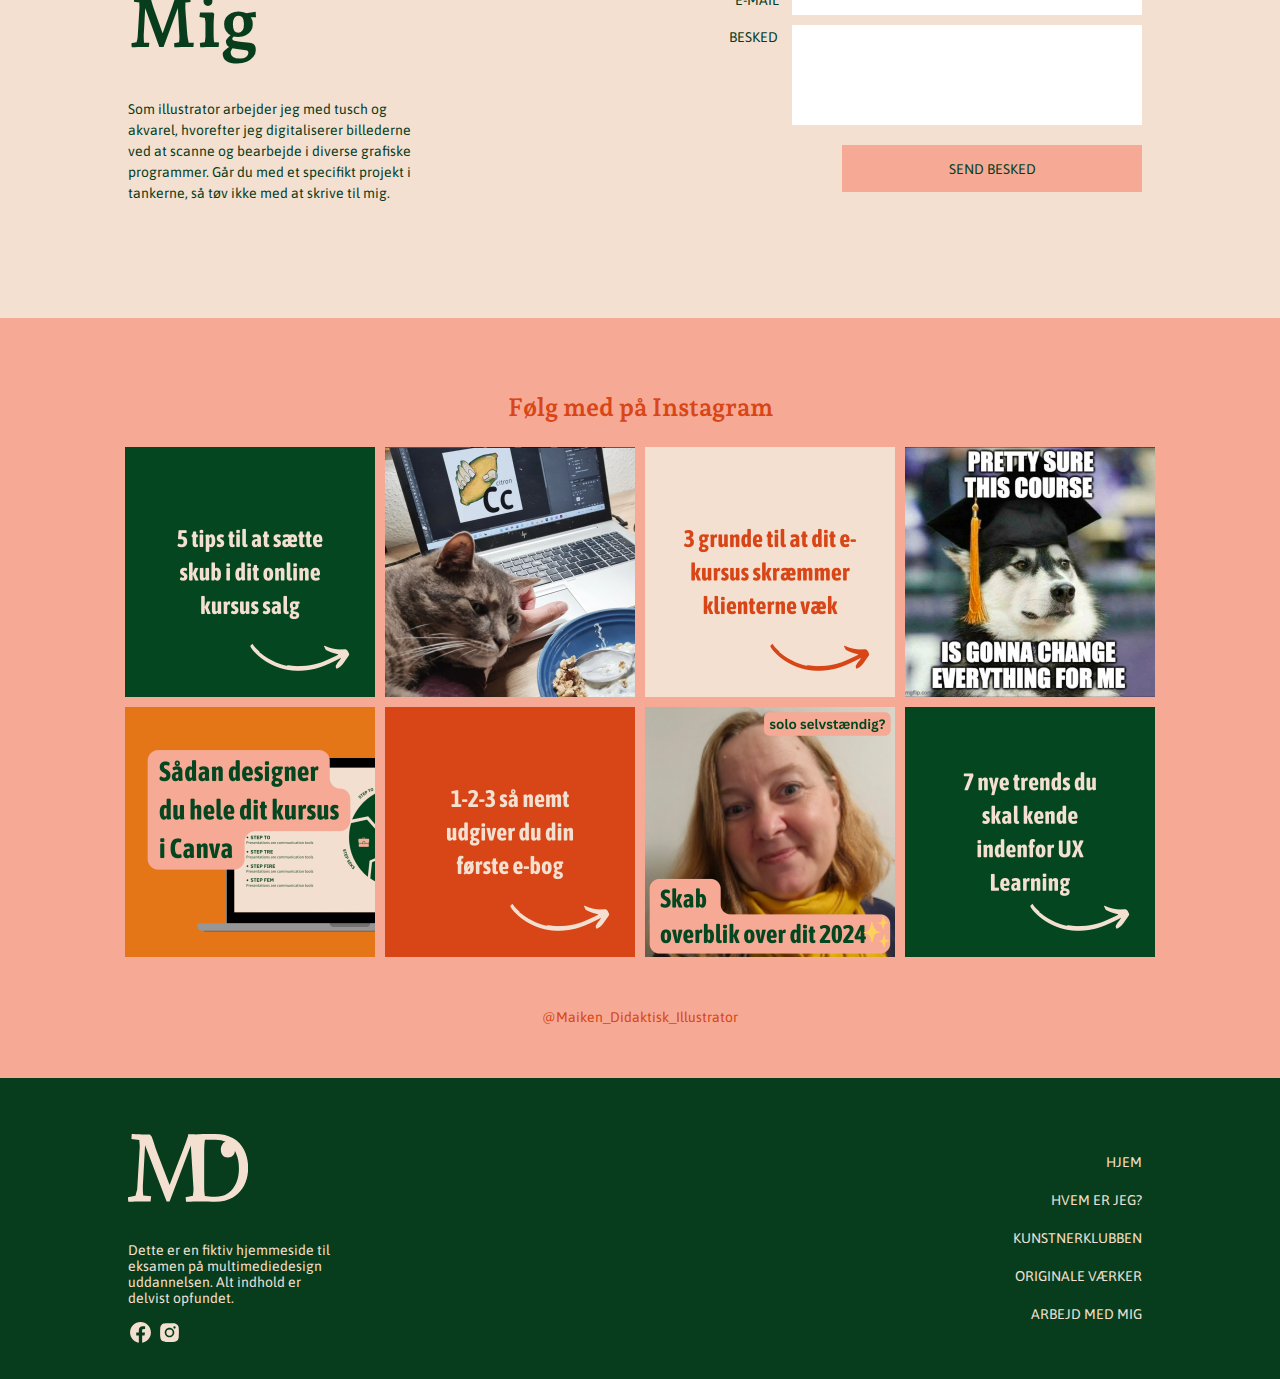
<file: shop.html>
<html lang="en">
  <head>
    <meta charset="UTF-8" />
    <meta name="viewport" content="width=device-width, initial-scale=1.0" />
    <meta name="robots" content="noindex, nofollow">
    <link rel="icon" type="image/png" href="illustrations/icon.png" />
    <link rel="stylesheet" href="css/styles.css" />
    <link rel="stylesheet" href="css/shop.css" />
    <title>Shop</title>
  </head>
  <body>
    <header>
      <!-- begin nav -->
      <div class="top-bar">
        <a class="social-icon" href="#"
          ><img src="icons/facebook-circle.svg" alt="Facebook"
        /></a>
        <a class="social-icon" href="#"
          ><img src="icons/instagram-alt.svg" alt="Instagram"
        /></a>
      </div>
      <div>
        <nav>
          <div class="nav-bar">
            <ul class="nav-menu">
              <li class="nav-item">
                <a href="index.html" class="nav-link nav-mobile">HJEM</a>
              </li>
              <li class="nav-item">
                <a href="index.html#about_id" class="nav-link">HVEM ER JEG?</a>
              </li>
              <li class="nav-item">
                <a href="services.html" class="nav-link nav-link-5"
                  >ARBEJD MED MIG</a
                >
              <li>
                <a href="index.html"
                  ><img
                    src="illustrations/Maiken_logo.svg"
                    alt="logo"
                    class="nav-link nav-desktop"
                    width="90px"
                /></a>
              </li>
              <li class="nav-item">
                <a href="shop.html" class="nav-link">ORIGINALE VÆRKER</a>
              </li>

                <li class="nav-item">
                  <a href="vip.html" class="nav-link">KUNSTNERKLUB</a>
                </li>
              </li>
            </ul>
          </div>
          <div class="hamburger">
            <span class="bar"></span>
            <span class="bar"></span>
            <span class="bar"></span>
          </div>
        </nav>
      </div>
      <!-- end nav -->
    </header>
    <main>
      <div class="shop_c1">
        <h1>Mine Originale Værker</h1>
        <p>
          Som illustrator arbejder jeg med tusch og akvarel, hvorefter jeg
          digitaliserer billederne ved at scanne og bearbejde i diverse grafiske
          programmer. Går du med et specifikt projekt i tankerne, så tøv ikke
          med at skrive til mig.
        </p>
      </div>
      <!-- Butik -->
      <div class="container1">
        <!-- butik wrapper -->
        <div class="wrapper1">
          <template class="productTemplate">
            <article class="productArticle">
              <div class="shop_box">
                <h3 class="box_heading productTitle">Title</h3>
                <img
                  class="shopImg"
                  src="images/2_placeholder.png"
                  alt="product name"
                />

                <a href="#" class="product_button">Se Mere</a>
              </div>
            </article>
          </template>
        </div>
      </div>
      <!-- testimonial -->
      <div class="image_section">
        <p>
          “Jeg ville ønske, at din ABC bog med de flotte illustrationer fra der,
          da mine børn var små. Nu giver min søster den til hendes barnebarn. Så
          flot arbejde siger barnets forældre også!!.” <br />Henriette Møller,
          Trustpilot
        </p>
      </div>
      <!-- kontakt -->
      <div class="container4">
        <!-- wrapper -->
        <div class="wrapper4">
          <!-- container 1 -->
          <div id="contact_id">
            <h3 class="contact_h3">MANGLER HER NOGET?</h3>
            <h2 class="contact_h2">Skriv til Mig</h2>
            <p class="contact_p">
              Som illustrator arbejder jeg med tusch og akvarel, hvorefter jeg
              digitaliserer billederne ved at scanne og bearbejde i diverse
              grafiske programmer. Går du med et specifikt projekt i tankerne,
              så tøv ikke med at skrive til mig.
            </p>
          </div>
          <!-- container 2 -->
          <section id="submit_template">
            <form action="" method="get" class="contact_maiken">
              <div id="form_container1">
                <div class="form_field">
                  <label for="name" class="large-label">NAVN </label>
                  <input type="text" name="name" id="name" required />
                </div>
                <div class="form_field">
                  <label for="email" class="large-label">E-MAIL </label>
                  <input type="email" name="email" id="email" required />
                </div>
                <div class="form_field">
                  <label for="textarea" class="large-label">BESKED</label>
                  <textarea
                    id="textarea"
                    class="textarea"
                    rows="4"
                    cols="50"
                    name="textarea"
                  ></textarea>
                </div>
                <div class="form_field" id="button-submit">
                  <input
                    type="submit"
                    name="submit"
                    value="SEND BESKED"
                    id="submit"
                  />
                </div>
              </div>
            </form>
          </section>
        </div>
      </div>
      <!-- IG grid -->
      <div class="container7">
        <h2>Følg med på Instagram</h2>
        <div class="wrapper7">
          <div class="insta-grid">
            <div><img src="images/insta1.png" alt="instagrid" /></div>
            <div><img src="images/insta2.png" alt="instagrid" /></div>
            <div><img src="images/insta3.png" alt="instagrid" /></div>
            <div><img src="images/insta4.png" alt="instagrid" /></div>
            <div><img src="images/insta5.png" alt="instagrid" /></div>
            <div><img src="images/insta6.png" alt="instagrid" /></div>
            <div><img src="images/insta7.png" alt="instagrid" /></div>
            <div><img src="images/insta8.png" alt="instagrid" /></div>
          </div>
        </div>
        <a href="#">@Maiken_Didaktisk_Illustrator</a>
      </div>
    </main>
    <footer>
      <div class="footer">
        <div class="wrapper_footer">
          <div class="del1_footer">
            <img
              class="footer_logo"
              src="illustrations/Maiken_logo.svg"
              alt="logo"
            />
            <p>
              Dette er en fiktiv hjemmeside til eksamen på multimediedesign
              uddannelsen. Alt indhold er delvist opfundet.
            </p>
            <div class="SoMe_footer">
              <a class="social-icon" href="#"
                ><img src="icons/facebook-circle.svg" alt="Facebook"
              /></a>
              <a class="social-icon" href="#"
                ><img src="icons/instagram-alt.svg" alt="Instagram"
              /></a>
            </div>
          </div>
          <div class="del2_footer">
            <ul class="nav-menu-footer">
              <li class="nav-item-footer">
                <a href="index.html" class="nav-link-footer">HJEM</a>
              </li>
              <li class="nav-item-footer">
                <a href="index.html#about_id" class="nav-link-footer"
                  >HVEM ER JEG?</a
                >
              </li>
              <li class="nav-item-footer">
                <a href="vip.html" class="nav-link-footer">KUNSTNERKLUBBEN</a>
              </li>
              <li class="nav-item-footer">
                <a href="shop.html" class="nav-link-footer">ORIGINALE VÆRKER</a>
              </li>
              <li class="nav-item-footer">
                <a href="services.html" class="nav-link-footer"
                  >ARBEJD MED MIG</a
                >
              </li>
            </ul>
          </div>
        </div>
      </div>
    </footer>
    <script src="js/nav.js"></script>
    <script src="js/product.js"></script>
  </body>
</html>
</file>
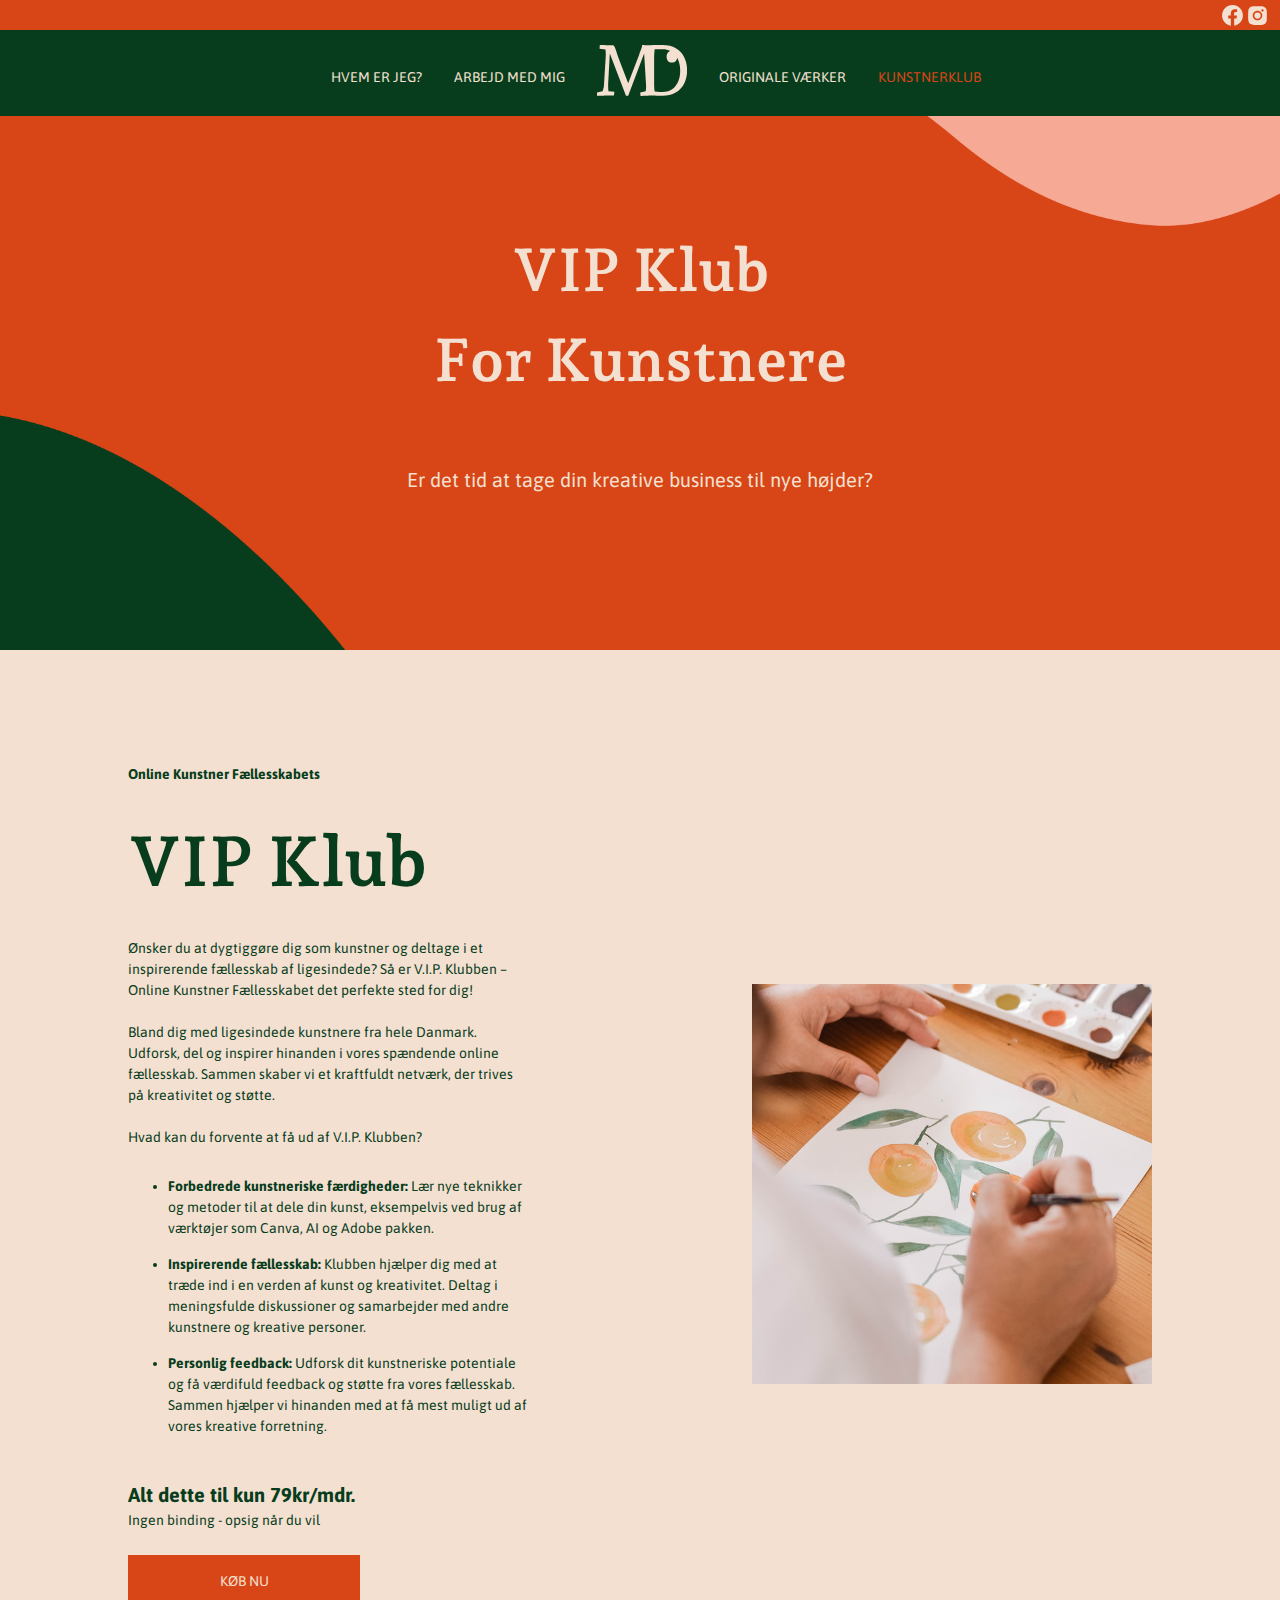
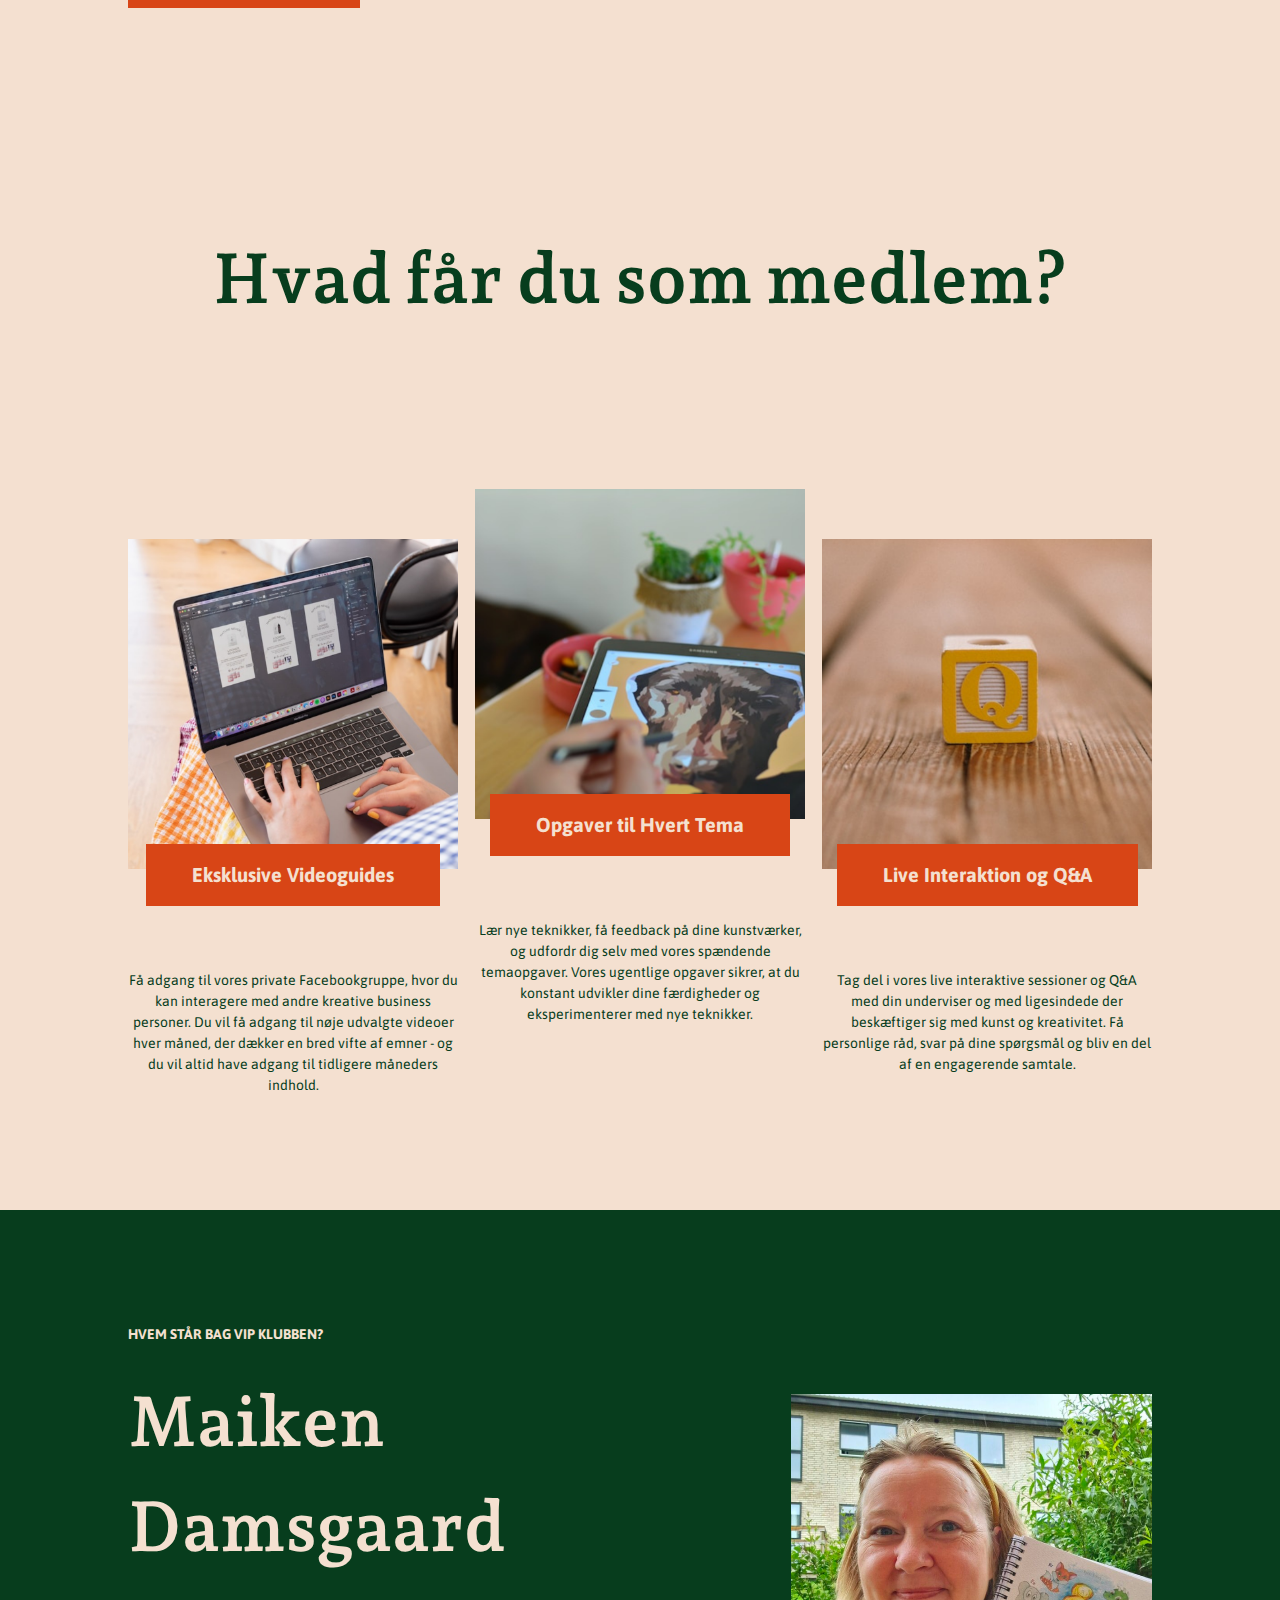
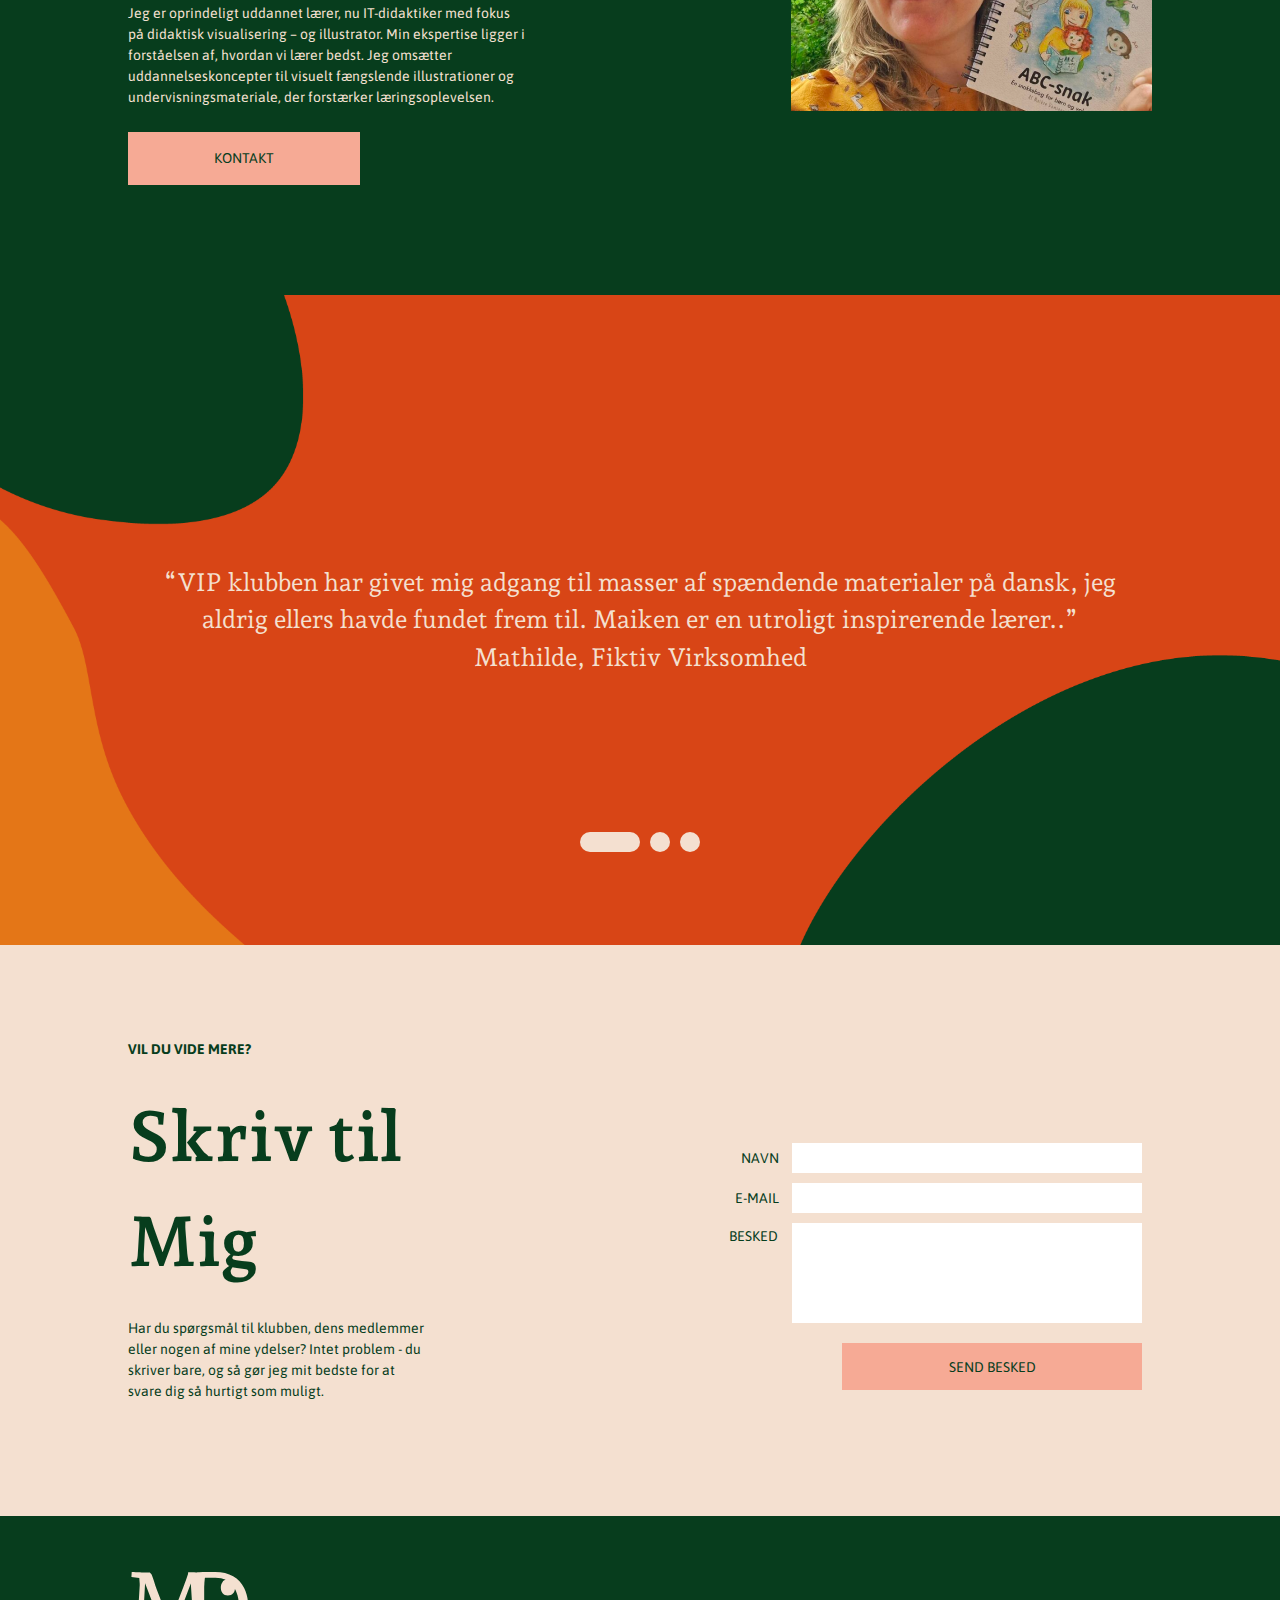
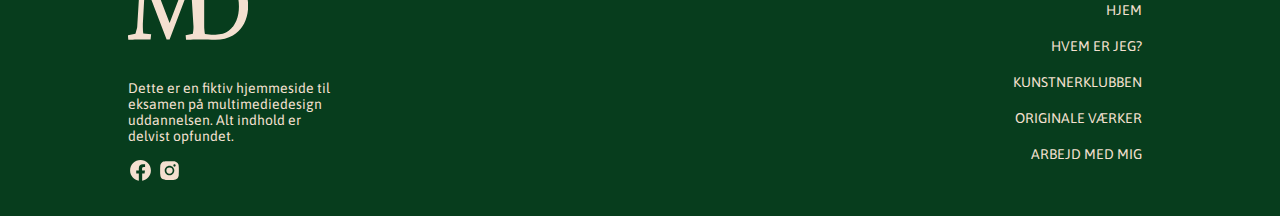
<file: vip.html>
<html lang="en">
  <head>
    <meta charset="UTF-8" />
    <meta name="viewport" content="width=device-width, initial-scale=1.0" />
    <meta name="robots" content="noindex, nofollow">
    <link rel="icon" type="image/png" href="illustrations/icon.png" />
    <link rel="stylesheet" href="css/styles.css" />
    <link rel="stylesheet" href="css/vip.css" />
    <link rel="stylesheet" href="css/slider.css">
    <title>VIP Klub</title>
  </head>
  <body>
    <header>
      <!-- begin nav -->
      <div class="top-bar">
        <a class="social-icon" href="#"
          ><img src="icons/facebook-circle.svg" alt="Facebook"
        /></a>
        <a class="social-icon" href="#"
          ><img src="icons/instagram-alt.svg" alt="Instagram"
        /></a>
      </div>
      <div>
        <nav>
          <div class="nav-bar">
            <ul class="nav-menu">
              <li class="nav-item">
                <a href="index.html" class="nav-link nav-mobile">HJEM</a>
              </li>
              <li class="nav-item">
                <a href="index.html#about_id" class="nav-link">HVEM ER JEG?</a>
              </li>
              <li class="nav-item">
                <a href="services.html" class="nav-link nav-link-5"
                  >ARBEJD MED MIG</a
                >
              <li>
                <a href="index.html"
                  ><img
                    src="illustrations/Maiken_logo.svg"
                    alt="logo"
                    class="nav-link nav-desktop"
                    width="90px"
                /></a>
              </li>
              <li class="nav-item">
                <a href="shop.html" class="nav-link">ORIGINALE VÆRKER</a>
              </li>

                <li class="nav-item">
                  <a href="vip.html" class="nav-link">KUNSTNERKLUB</a>
                </li>
              </li>
            </ul>
          </div>
          <div class="hamburger">
            <span class="bar"></span>
            <span class="bar"></span>
            <span class="bar"></span>
          </div>
        </nav>
      </div>
      <!-- end nav -->
    </header>
    <main>
      <div class="vip_c1">
        <h1>
          VIP Klub <br />
          For Kunstnere
        </h1>
        <p>Er det tid at tage din kreative business til nye højder?</p>
      </div>
      <!-- beskrivelse af klubben -->
      <div id="about_id" class="container2">
        <!-- wrapper -->
        <div class="wrapper2">
          <!-- kolonne 1 -->
          <div class="about_box1">
            <h3 class="about_h3">Online Kunstner Fællesskabets</h3>
            <h2 class="about_h2">VIP Klub</h2>
            <p class="about_p">
              Ønsker du at dygtiggøre dig som kunstner og deltage i et
              inspirerende fællesskab af ligesindede? Så er V.I.P. Klubben –
              Online Kunstner Fællesskabet det perfekte sted for dig!
              <br /><br />
              Bland dig med ligesindede kunstnere fra hele Danmark. Udforsk, del
              og inspirer hinanden i vores spændende online fællesskab. Sammen
              skaber vi et kraftfuldt netværk, der trives på kreativitet og
              støtte. <br /><br />
              Hvad kan du forvente at få ud af V.I.P. Klubben?
            </p>
            <ul>
              <li>
                <span>Forbedrede kunstneriske færdigheder:</span> Lær nye
                teknikker og metoder til at dele din kunst, eksempelvis ved brug af værktøjer som Canva, AI og Adobe pakken. 
              </li>
              <li>
                <span>Inspirerende fællesskab:</span> Klubben hjælper dig med at træde ind i en verden af kunst og kreativitet. Deltag i meningsfulde
                diskussioner og samarbejder med andre kunstnere og kreative
                personer. 
              </li>
              <li>
                <span>Personlig feedback:</span> Udforsk dit kunstneriske
                potentiale og få værdifuld feedback og støtte fra vores
                fællesskab. Sammen hjælper vi hinanden med at få mest muligt ud af vores kreative forretning.
              </li>
            </ul>
            <p class="about_p">
              <span>Alt dette til kun 79kr/mdr.</span> <br />
              Ingen binding - opsig når du vil
            </p>
            <a class="vip_button" href="">KØB NU</a>
          </div>
          <!-- kolonne 2 -->
          <div class="about_box2">
            <img class="art_ill_1" src="images/artistclub.png" alt="Maiken" />
          </div>
        </div>
      </div>
      <div class="heading_container">
        <div class="heading_wrapper">
          <h2>Hvad får du som medlem?</h2>
        </div>
      </div>
      <div class="container1">
        <!-- wrapper -->
        <div class="wrapper1">
          <!-- box 1 -->
          <div class="box1">
            <img src="images/15.png" alt="placeholder" />
            <h3>Eksklusive Videoguides</h3>
            <p>
              Få adgang til vores private Facebookgruppe, hvor du kan interagere
              med andre kreative business personer. Du vil få adgang til nøje
              udvalgte videoer hver måned, der dækker en bred vifte af emner -
              og du vil altid have adgang til tidligere måneders indhold.
            </p>
          </div>
          <!-- box 2 -->
          <div class="box2">
            <img src="images/14.png" alt="placeholder" />
            <h3>Opgaver til Hvert Tema</h3>
            <p>
              Lær nye teknikker, få feedback på dine kunstværker, og udfordr dig
              selv med vores spændende temaopgaver. Vores ugentlige opgaver sikrer, at du konstant udvikler dine
              færdigheder og eksperimenterer med nye teknikker.
            </p>
          </div>
          <!-- box 3 -->
          <div class="box3">
            <img src="images/16.png" alt="placeholder" />
            <h3>Live Interaktion og Q&A</h3>
            <p>
              Tag del i vores live interaktive sessioner og Q&A med din underviser og med ligesindede der beskæftiger sig med kunst og kreativitet. Få personlige råd, svar på dine
              spørgsmål og bliv en del af en engagerende samtale.
            </p>
          </div>
        </div>
      </div>
      <!-- beskrivelse af Maiken -->
      <div class="container2_vip">
        <!-- wrapper -->
        <div class="wrapper2">
          <!-- kolonne 1 -->
          <div class="vip_box1">
            <h3 class="vip_h3">HVEM STÅR BAG VIP KLUBBEN?</h3>
            <h2 class="vip_h2">Maiken Damsgaard</h2>
            <p class="vip_p">
              Jeg er oprindeligt uddannet lærer, nu IT-didaktiker med fokus på
              didaktisk visualisering – og illustrator. Min ekspertise ligger i forståelsen af,
              hvordan vi lærer bedst. Jeg omsætter uddannelseskoncepter til
              visuelt fængslende illustrationer og undervisningsmateriale, der forstærker læringsoplevelsen.
            </p>
            <a class="about_button" href="#contact_id">KONTAKT</a>
          </div>
          <!-- kolonne 2 -->
          <div class="vip_box2">
            <img src="images/maiken_img.png" alt="Maiken" />
          </div>
        </div>
      </div>
      <!-- testimonials -->
      <div class="hero_section2">
        <div class="slider_tabs">
          <input type="radio" name="slider" id="slider1" />
          <input type="radio" name="slider" id="slider2" />
          <input type="radio" name="slider" id="slider3" />
          <div class="labels">
            <label for="slider1"></label>
            <label for="slider2"></label>
            <label for="slider3"></label>
          </div>
          <div class="hero_content2">
            <div class="hero_box2 slider1_bg">
              <div class="content">
                <p class="desc2">
                  “VIP klubben har givet mig adgang til masser af spændende materialer
                  på dansk, jeg aldrig ellers havde fundet frem til. Maiken er en
                  utroligt inspirerende lærer..” <br />Mathilde, Fiktiv Virksomhed
                </p>
              </div>
            </div>
            <div class="hero_box2 slider2_bg">
              <div class="content">
                <p class="desc2">
                  "Jeg havde længe ledt efter et kunstnerfællesskab, og er så glad for at jeg fandt dette.  Her får du masser af
                  værdi for pengene." <br> Signe, Fiktiv freelancer
                </p>
              </div>
            </div>
            <div class="hero_box2 slider3_bg">
              <div class="content">
                <p class="desc2">
                  "Maikens ekspertise er helt unik og hendes tilgang har hjulpet mig til at se min forretning fra en ny vinkel."<br> Malene, marketing 
                </p>
              </div>
            </div>
          </div>
        </div>
      </div>
      <!-- contact form -->
      <div class="container4">
        <!-- wrapper -->
        <div class="wrapper4">
          <!-- container 1 -->
          <div id="contact_id">
            <h3 class="contact_h3">VIL DU VIDE MERE?</h3>
            <h2 class="contact_h2">Skriv til Mig</h2>
            <p class="contact_p">
              Har du spørgsmål til klubben, dens medlemmer eller nogen af mine
              ydelser? Intet problem - du skriver bare, og så gør jeg mit bedste
              for at svare dig så hurtigt som muligt.
            </p>
          </div>
          <!-- container 2 -->
          <section id="submit_template">
            <form action="" method="get" class="contact_maiken">
              <div id="form_container1">
                <div class="form_field">
                  <label for="name" class="large-label">NAVN </label>
                  <input type="text" name="name" id="name" required />
                </div>
                <div class="form_field">
                  <label for="email" class="large-label">E-MAIL </label>
                  <input type="email" name="email" id="email" required />
                </div>
                <div class="form_field">
                  <label for="textarea" class="large-label">BESKED</label>
                  <textarea
                    id="textarea"
                    class="textarea"
                    rows="4"
                    cols="50"
                    name="textarea"
                  ></textarea>
                </div>
                <div class="form_field" id="button-submit">
                  <input
                    type="submit"
                    name="submit"
                    value="SEND BESKED"
                    id="submit"
                  />
                </div>
              </div>
            </form>
          </section>
        </div>
      </div>
    </main>
    <footer>
      <div class="footer">
        <div class="wrapper_footer">
          <div class="del1_footer">
            <img
              class="footer_logo"
              src="illustrations/Maiken_logo.svg"
              alt="logo"
            />
            <p>
              Dette er en fiktiv hjemmeside til eksamen på multimediedesign
              uddannelsen. Alt indhold er delvist opfundet.
            </p>
            <div class="SoMe_footer">
              <a class="social-icon" href="#"
                ><img src="icons/facebook-circle.svg" alt="Facebook"
              /></a>
              <a class="social-icon" href="#"
                ><img src="icons/instagram-alt.svg" alt="Instagram"
              /></a>
            </div>
          </div>
          <div class="del2_footer">
            <ul class="nav-menu-footer">
              <li class="nav-item-footer">
                <a href="index.html" class="nav-link-footer">HJEM</a>
              </li>
              <li class="nav-item-footer">
                <a href="index.html#about_id" class="nav-link-footer"
                  >HVEM ER JEG?</a
                >
              </li>
              <li class="nav-item-footer">
                <a href="vip.html" class="nav-link-footer">KUNSTNERKLUBBEN</a>
              </li>
              <li class="nav-item-footer">
                <a href="shop.html" class="nav-link-footer">ORIGINALE VÆRKER</a>
              </li>
              <li class="nav-item-footer">
                <a href="services.html" class="nav-link-footer"
                  >ARBEJD MED MIG</a
                >
              </li>
            </ul>
          </div>
        </div>
      </div>
    </footer>
    <script src="js/nav.js"></script>
    <script src="js/slider.js"></script>
  </body>
</html>
</file>
<file: css/styles.css>
@import url("https://fonts.googleapis.com/css2?family=Andada+Pro&family=Asap&display=swap");

main {
  line-height: 1.5;
  background-color: var(--beige);
}

:root {
  --orange: #d84516;
  --green: #073d1d;
  --curry: #e47617;
  --pink: #f6aa95;
  --beige: #f4e0d0;
}

a {
  font-family: Asap;
  font-size: 14px;
  text-decoration: none;
}

p {
  font-family: Asap;
  font-size: 14px;
}

h2 {
  font-family: Andada Pro;
  font-size: 25px;
}

h3 {
  font-family: Asap;
  font-size: 14px;
}

body {
  margin: 0;
}

img {
  max-width: 100%;
}

/* Top bar styling */

.top-bar {
  background-color: var(--orange);
  color: var(--pink);
  font-family: Asap;
  display: flex;
  height: 30px;
  align-items: center;
  justify-content: flex-end;
  width: 100%;
  position: fixed;
  z-index: 10000;
}

.social-icon {
  height: 25px;
  width: 25px;
  color: var(--pink);
}

.top-bar .social-icon:nth-child(2) {
  padding-right: 10px;
}

/* Navigation bar styling */

/* Navbar */
nav {
  height: auto;
  width: 100%;
  background: var(--green);
  display: flex !important;
  justify-content: center;
  padding: 0 2em;
  margin-top: 30;
  padding: 15px 0px 15px 0px;
  text-align: center;
  align-items: center;
  z-index: 1100;
  position: fixed;
  margin-left: 0;
}

.nav-bar {
  text-align: center;
  align-items: center;
  transition: all 0.5s;
}

.nav-menu li {
  list-style: none;
  padding: 0;
}

.nav-menu ul:nth-child(1) {
  padding-left: -40px;
}

.nav-menu ul {
  margin: 0;
}

.nav-menu {
  width: 100%;
  height: 100%;
  display: flex;
  margin: 0;
  text-align: center;
  align-items: center;
  justify-content: space-between;
  padding: 0;
}

a.nav-link {
  color: var(--beige);
  text-decoration: none;
  font-size: 14px;
  -webkit-transition: 0.5s;
  transition: 0.5s;
  font-family: Asap;
}

a.nav-link:hover {
  color: var(--orange);
  transition: 0.5s ease;
}

a.nav-link::before {
  width: 500%;
}

a.nav-link::after {
  width: 500%;
}

.hamburger {
  display: none;
}

.bar {
  width: 1.5rem;
  height: 3px;
  display: block;
  padding: 0;
  margin: 6px;
  transition: 0.5s;
  background-color: var(--beige);
}

.nav-bar ul li {
  font-size: 1.5rem;
  color: var(--beige);
  padding: 0 1rem;
}

/* hides the home button on the desktop version and shows the logo */

.nav-mobile {
  display: none;
}

.nav-desktop {
  display: inline;
}

/* media query for mobile  */

@media screen and (max-width: 992px) {
  .hamburger {
    display: block;
    cursor: pointer;
  }
  .active .bar:nth-child(2) {
    opacity: 0;
  }
  .active .bar:nth-child(1) {
    transform: translateY(8px) rotate(-315deg);
  }
  .active .bar:nth-child(3) {
    transform: translateY(-10px) rotate(-45deg);
  }

  /* navigation styling */

  .nav-link-5 {
    padding-right: 0px;
  }

  .nav-menu {
    width: 100%;
    height: 100%;
    display: flex;
    flex-direction: column;
    justify-content: center;
    align-items: center;
    position: fixed;
    top: 0;
    left: -110%;
    transition: 0.5s;
    margin: 0 auto;
    background: var(--green);
  }

  .nav-menu .nav-item {
    padding: 1rem 0;
  }

  a.nav-link {
    margin: 1rem 0;
    color: var(--beige);
    z-index: 1;
    font-size: 20px;
    padding-top: 15px;
  }

  .active {
    left: 0;
    z-index: 100;
  }

  /* hides the logo on the mobile menu and shows the home button */

  .nav-desktop {
    display: none;
  }

  .nav-mobile {
    display: block;
  }
}

@media screen and (max-width: 480px) {
  a.nav-link {
    padding: 0.75rem 0;
  }
}

/* Footer styling  */

.footer {
  display: flex;
  justify-content: center;
  background-color: var(--green);
}

.wrapper_footer {
  display: flex;
  width: 80%;
  flex-wrap: wrap;
  justify-content: space-between;
  padding-bottom: 30px;
  padding-top: 30px;
}

.del2_footer {
  display: flex;
  align-items: flex-end;
  justify-content: center;
}

.del2_footer li {
  list-style: none;
  padding: 10px;
}

.del2_footer li a {
  color: var(--beige);
}

.del1_footer {
  display: flex;
  flex-direction: column;
  justify-content: center;
}

.del1_footer p {
  max-width: 30ch;
  color: var(--beige);
}

.some_footer img {
  width: 25px;
  height: 25px;
}

.footer_logo {
  width: 120px;
  height: 120px;
}

.nav-item-footer {
  text-align: right;
}

@media only screen and (max-width: 700px) {
  .wrapper_footer {
    justify-content: center;
  }
  .del1_footer {
    text-align: center;
    align-items: center;
  }
  .del2_footer {
    text-align: center;
  }
  .nav-item-footer {
    text-align: center;
  }
  .nav-menu-footer {
    padding-inline-start: 0px;
  }
}

/* Button styling */

.hero_button,
.about_button,
.contact_button {
  background-color: var(--pink);
  color: var(--green);
  padding: 16px 16px;
  text-align: center;
  width: 50%;
  margin-top: 10px;
  margin-bottom: 10px;
  transition: transform 0.3s ease-in-out;
}

.hero_button:hover,
.about_button:hover,
.contact_button:hover {
  transform: scale(1.1);
}

/* Home page - container1 - three boxes, aligned */

.container1 {
  display: flex;
  justify-content: center;
  background-color: var(--beige);
}

.wrapper1 {
  display: flex;
  flex-direction: row;
  width: 80%;
  margin-top: 100px;
  margin-bottom: 100px;
  flex-wrap: wrap;
  justify-content: center;
}

@media only screen and (min-width: 1250px) {
  .wrapper1 {
    justify-content: space-between;
  }
}

.box1,
.box2,
.box3 {
  display: flex;
  flex-direction: column;
  align-items: center;
  text-align: center;
  width: 330px;
}

.box_heading {
  font-family: Andada Pro;
  font-size: 25px;
  color: var(--green);
}

.box1 p,
.box2 p,
.box3 p {
  font-family: Asap;
  color: var(--green);
  padding-top: 30px;
  font-size: 14px;
}

.box1 a,
.box2 a,
.box3 a {
  text-decoration: none;
  font-family: Asap;
  font-size: 14px;
  background-color: var(--green);
  color: var(--beige);
  padding: 16px 76px;
  margin-top: -25px;
}

.box1 a:hover,
.box2 a:hover,
.box3 a:hover {
  border-radius: 10px;
}

/* Homepage - Container2 - two columns, text and image*/

.container2 {
  display: flex;
  justify-content: center;
  background-color: var(--beige);
}

.wrapper2 {
  display: flex;
  flex-direction: row;
  justify-content: space-between;
  width: 80%;
  margin-top: 100px;
  margin-bottom: 100px;
  flex-wrap: wrap;
}

.about_box1 {
  display: flex;
  flex-direction: column;
  max-width: 400px;
}

.about_box2 {
  display: flex;
  align-items: center;
  color: var(--green);
}

.about_h2,
.contact_h2 {
  font-size: 70px;
  margin-top: 10px;
  margin-bottom: 10px;
  color: var(--green);
}

.about_p,
.about_h3,
.contact_p,
.contact_h3 {
  color: var(--green);
}

/* Top hero section */
.hero_section {
  background-image: url("../images/background4-01.png");
  background-color: var(--orange);
  background-size: cover;
  width: 100%;
  height: 700px;
}

.hero_wrapper {
  display: flex;
  flex-direction: column;
  align-content: center;
  flex-wrap: wrap;
}

.hero_h1 {
  padding-top: 280px;
  font-family: Andada Pro;
  font-size: 60px;
  color: var(--beige);
  text-align: center;
}

.hero_button {
  width: 200px;
  align-self: center;
  font-weight: bold;
  background-color: var(--green);
  color: var(--beige);
  transition: transform 0.3s ease-in-out;
}

.hero_button:hover {
  transform: scale(1.1);
}

.hero_wrapper p {
  text-align: center;
  color: var(--beige);
  font-family: Asap;
  font-size: 20px;
  margin-top: -20px;
}

/* CONTACT SECTION */

.container4 {
  display: flex;
  justify-content: center;
  background-color: var(--beige);
}

.wrapper4 {
  display: flex;
  flex-direction: row;
  justify-content: space-between;
  width: 80%;
  margin-top: 100px;
  margin-bottom: 100px;
  flex-wrap: wrap;
}

.contact_box1 {
  display: flex;
  flex-direction: column;
  max-width: 400px;
}

.contact_box2 {
  display: flex;
  align-items: center;
  color: var(--green);
}

#submit_template {
  display: flex;
  align-items: flex-end;
}

/* The actual form */

#form_container1 {
  display: flex;
  flex-direction: column;
  align-items: flex-end;
}

form {
  padding: 10px;
}

input#name,
input#email {
  width: 350px;
  margin-bottom: 10px;
  border: none;
  height: 30px;
}

.textarea {
  height: 100px;
  width: 350px;
  border: none;
  vertical-align: top;
  resize: none;
}

#submit {
  margin-top: 20px;
  background-color: var(--pink);
  color: var(--green);
  border: none;
  width: 300px;
  font-family: Asap;
  font-size: 14px;
  height: 47px;
  cursor: pointer;
  transition: transform 0.3s ease-in-out;
}

#submit:hover {
  transform: scale(1.1);
}

.large-label {
  font-family: Asap;
  font-size: 14px;
  padding-right: 10px;
  color: var(--green);
}

/* Link to the contact place on the page */

#contact_id {
  display: flex;
  flex-direction: column;
  max-width: 300px;
}

/* Homepage - Rolling text marquee */

.marquee {
  width: 100%;
  white-space: nowrap;
  overflow: hidden;
  height: 40px;
  background-color: var(--green);
  display: flex;
  align-items: center;
  margin-top: 100px;
}

.marquee2 {
  height: 2em;
  font-size: 1.5rem;
  font-family: Andada Pro;
  animation: animate 100s linear infinite;
  display: flex;
  flex-direction: row;
  color: var(--beige);
  background-color: var(--green);
  font-size: 20px;
}

.marquee_container {
  position: relative;
  width: 100%;
  white-space: nowrap;
  overflow: hidden;
}

.marquee2 a {
  margin: auto 0.75em;
  color: var(--beige);
  text-decoration: none;
  font-family: Andada Pro;
  font-size: 20px;
}

@keyframes animate {
  100% {
    transform: translate(-100%, 0);
  }
}

/* Instagram grid section */

.container7 {
  background-color: var(--pink);
  display: flex;
  align-items: center;
  flex-direction: column;
  padding-top: 50px;
}

.container7 h2,
.container7 a {
  color: var(--orange);
}

.container7 a {
  padding: 50px;
  cursor: pointer;
}
.container7 a:hover {
  text-decoration: underline;
}

.wrapper7 {
  display: flex;
  align-items: center;
  justify-content: center;
}

.insta-grid {
  display: grid;
  grid-template-columns: 250px 250px 250px 250px;
  grid-template-rows: 250px 250px;
  gap: 10px;
  cursor: pointer;
}

.insta-grid img {
  width: 250px;
  height: auto;
  display: block;
}

@media screen and (max-width: 992px) {
  .insta-grid {
    grid-template-columns: 250px 250px 250px;
    grid-template-rows: 250px 250px 250px;
  }
}

@media screen and (max-width: 800px) {
  .insta-grid {
    grid-template-columns: 250px 250px;
    grid-template-rows: 250px 250px 250px 250px;
  }

  @media screen and (max-width: 700px) {
    .insta-grid {
      grid-template-columns: 200px 200px;
      gap: 5px;
      grid-template-rows: 200px 200px 200px 220px;
    }
  }
}
/* image section/testimonials */

.image_section {
  display: flex;
  align-items: center;
  justify-items: center;
  flex-direction: column;
  background-image: url("../images/slider2.png");
  background-color: var(--orange);
  background-size: cover;
  padding: 10%;
}

.image_section p {
  text-align: center;
  font-family: Andada Pro;
  font-size: 25px;
  color: var(--beige);
  padding-right: 60px;
  padding-left: 60px;
}

@media screen and (max-width: 700px) {
  .image_section p {
    padding-right: 20px;
    padding-left: 20px;
  }
}

.image_section a {
  background-color: var(--green);
  color: var(--beige);
  padding: 16px 16px;
  text-align: center;
  width: 300px;
  margin-top: 10px;
  margin-bottom: 10px;
  transition: transform 0.3s ease-in-out;
}

.image_section a:hover {
  transform: scale(1.1);
}

/* Hides the sidescroll */

body {
  overflow-x: hidden;
}
</file>
<file: css/index.css>
.nav-menu li:nth-child(2) a.nav-link {
  color: var(--orange);
}
</file>
<file: css/product.css>
/* container styling */

#productImg {
  max-width: 400px;
}

@media screen and (max-width: 700px) {
  #productImg {
    max-width: 350px;
  }
}

.productWrapper3 {
  max-width: 80%;
}

.shop_c1 p {
  max-width: 65ch;
  color: var(--green);
  font-family: Asap;
}

.longDescription {
  max-width: 75ch;
  align-self: flex-start;
}

.productWrapper3 {
  display: flex;
  align-items: flex-start;
}

.widthClass2 {
  width: 80%;
  display: flex;
  align-items: center;
}

.product_box1 {
  display: flex;
  flex-direction: column;
  max-width: 400px;
  align-items: flex-start;
}

.product_box2 {
  display: flex;
  align-items: center;
  color: var(--green);
}

.productTitle {
  font-size: 50px;
  margin-top: 10px;
  margin-bottom: 10px;
  color: var(--green);
  font-family: Andada Pro;
}

@media screen and (max-width: 700px) {
  .productTitle {
    font-size: 35px;
  }
}

.product_h2 {
  color: var(--green);
  font-family: Asap;
}

.product_p,
.product_h3,
.price,
a {
  color: var(--green);
  font-family: Asap;
}

.productInfo a {
  padding-top: 20px;
}

.productInfo a:hover {
  text-decoration: underline;
}

.price {
  font-family: Andada Pro;
  font-size: 25px;
}

.shortDescription {
  text-transform: uppercase;
  font-weight: bold;
}

.product_wrapper2 {
  display: flex;
  flex-direction: row;
  justify-content: space-between;
  width: 80%;
  margin-top: 150px;
  margin-bottom: 100px;
  /* flex-wrap: wrap; */
}

/* Hides the sidescroll */

body {
  overflow-x: hidden;
}

/* makes row-reverse in narrow view */

@media screen and (max-width: 1000px) {
  .product_wrapper2 {
    flex-direction: column-reverse;
  }
}
</file>
<file: css/services.css>
.nav-menu li:nth-child(3) a.nav-link {
  color: var(--orange);
}

/* boxes for services */

.services_wrapper1 {
  background-color: var(--curry);
}

.services_wrapper3 {
  background-color: var(--orange);
}

.services_wrapper1 h2,
.services_wrapper2 h2,
.services_wrapper3 h2 {
  font-size: 70px;
  text-align: center;
  color: var(--green);
}

.services_wrapper1 a,
.services_wrapper2 a,
.services_wrapper3 a {
  background-color: var(--green);
  color: var(--pink);
  padding: 16px 16px;
  text-align: center;
  width: 50%;
  margin-top: 10px;
  margin-bottom: 10px;
}

.services_wrapper1 a:hover,
.services_wrapper2 a:hover,
.services_wrapper3 a:hover {
  border-radius: 0 20px 0 20px;
}

.services_wrapper1 h4,
.services_wrapper2 h4,
.services_wrapper3 h4 {
  font-size: 14px;
  text-align: center;
  font-family: Asap;
  padding-top: 100px;
  color: var(--green);
}

@media screen and (max-width: 1100px) {
  .services_wrapper1 h2,
  .services_wrapper2 h2,
  .services_wrapper3 h2 {
    font-size: 35px;
    text-align: center;
  }
}

.reverseClass {
  flex-direction: row-reverse;
}

@media screen and (max-width: 800px) {
  .reverseClass {
    flex-direction: row;
  }
  .wrapper2 {
    margin-left: -25px;
  }

  .ser_image_box img {
    width: 350px;
    margin-top: 10px;
  }
  .about_h2 {
    font-size: 50px;
  }
}

/* COLLAPSIBLE styling - containers */

.container_collapsible {
  display: flex;
  flex-direction: column;
  justify-content: center;
  align-items: center;
  width: 100%;
  background-color: var(--green);
  padding-bottom: 50px;
}

.wrapper_collapsible {
  display: flex;
  flex-direction: row;
  width: 80%;
  padding: 20px;
}

@media screen and (max-width: 1100px) {
  .wrapper_collapsible {
    flex-direction: column;
    width: 100%;
    align-items: center;
  }
  .w2_collapsible {
    display: flex;
    flex-direction: column;
    width: 80%;
    padding: 10px;
  }
}

@media screen and (min-width: 1100px) {
  .w2_collapsible {
    width: 50%;
  }
}

/* collapsible button styling */
.collapsible {
  color: var(--beige);
  cursor: pointer;
  padding: 18px;
  border: none;
  text-align: left;
  outline: none;
  font-size: 15px;
  text-align: center;
  margin: 10px;
  background-color: var(--green);
  border-top: 1px solid var(--beige);
  height: 80px;
}

.collapsible span {
  font-size: 25;
}

.active,
.collapsible:hover {
  background-color: var(--green);
}

.col_content {
  padding: 0 18px;
  display: none;
  overflow: hidden;
  color: var(--beige);
}

.col_content ul li {
  font-family: Asap;
  font-size: 14px;
}

.w2_collapsible {
  display: flex;
  flex-direction: column;
  padding: 10px;
}

.heading_services_class {
  background-color: var(--green);
  color: var(--beige);
  margin: 0;
  text-align: center;
  padding-top: 50;
  padding-bottom: 50;
}

.heading_services_class h2 {
  font-size: 70px;
}

@media screen and (max-width: 700px) {
  .heading_services_class h2 {
    font-size: 50px;
  }
}

/* Header slider  */

html,
body {
  height: 100%;
}
body {
  font-family: Asap;
}

main {
  overflow-x: hidden;
}

.hero_section {
  background-color: var(--beige);
  height: 100vh;
  width: 100%;
  position: relative;
}

.slider_tabs input {
  visibility: hidden;
  display: none;
}

.labels {
  display: flex;
  gap: 10px;
  position: absolute;
  bottom: 10%;
  left: 50%;
  transform: translate(-50%, -50%);
  z-index: 10;
}

.labels label {
  height: 20px;
  width: 20px;
  background-color: var(--beige);
  border-radius: 10px;
  cursor: pointer;
  transition: all 0.4s ease-in-out;
}
.slider_tabs input:nth-child(1):checked ~ .labels label:nth-child(1),
.slider_tabs input:nth-child(2):checked ~ .labels label:nth-child(2),
.slider_tabs input:nth-child(3):checked ~ .labels label:nth-child(3) {
  width: 60px;
  background: var(--beige);
}
.content {
  display: flex;
  flex-direction: column;
  justify-content: center;
  align-items: center;
}
.hero_content {
  display: flex;
  width: 300vw;
  position: relative;
  transition: all 0.5s linear;
}

.hero_content .hero_box {
  height: 100vh;
  width: 100vw;
  display: flex;
  justify-content: center;
  align-items: center;
  padding: 10px;
}

.hero_content .hero_box:nth-child(1) {
  background-color: var(--orange);
  background-image: url("../images/slider1.png");
  background-size: cover;
}
.hero_content .hero_box:nth-child(2) {
  background-color: var(--green);
  background-image: url("../images/slider3.png");
  background-size: cover;
}

.hero_content .hero_box:nth-child(3) {
  background-color: var(--orange);
  background-image: url("../images/slider2.png");
  background-size: cover;
}

.slider_tabs input:nth-child(1):checked ~ .hero_content {
  left: 0vw;
}
.slider_tabs input:nth-child(2):checked ~ .hero_content {
  left: -100vw;
}
.slider_tabs input:nth-child(3):checked ~ .hero_content {
  left: -200vw;
}

/*  animation for auto rotate slides */

@keyframes slideAuto {
  0%,
  100% {
    transform: translateX(0);
  }
  33.33%,
  100% {
    transform: translateX(-100%);
  }
  66.66%,
  100% {
    transform: translateX(-200%);
  }
}

/* The heading of the slider */

.heading_1 {
  font-size: 60px;
  font-weight: bold;
  letter-spacing: 2px;
  padding: 10px;
  font-family: Andada Pro;
  text-align: center;
  color: var(--beige);
}

/* The body text of the slider */

.desc {
  padding: 10px 20px;
  width: 80%;
  font-size: 20px;
  text-align: center;
  font-family: Asap;
  max-width: 65ch;
  color: var(--beige);
}

/* Hides the sidescroll */

body {
  overflow-x: hidden;
}

.wrapper1 {
  color: var(--green);
}

.box1,
.box2,
.box3 {
  background-color: var(--curry);
  padding: 20px 10px;
  margin: 10px;
}

.descriptions span {
  font-weight: bold;
  font-size: 16px;
}

/* Home page - container1 - three boxes, aligned */

.container1_ser {
  display: flex;
  justify-content: center;
  background-color: var(--beige);
}

.wrapper1_ser {
  display: flex;
  flex-direction: row;
  width: 80%;
  margin-bottom: 100px;
  flex-wrap: wrap;
  justify-content: center;
}

.ser_image_box img {
  max-width: 430px;
}

.ser_image_box {
  cursor: pointer;
}

.text-link {
  font-family: asap;
  color: var(--green);
}

.text-link:hover {
  text-decoration: underline;
}

/* Testimonial Slider */

.hero_section2 {
  background-color: var(--beige);
  height: 70vh;
  width: 100%;
  position: relative;
}

.hero_content2 .hero_box2 {
  height: 70vh;
  width: 100vw;
  display: flex;
  justify-content: center;
  align-items: center;
  padding: 10px;
}

.desc2 {
  padding: 10px 20px;
  width: 80%;
  font-size: 25px;
  text-align: center;
  font-family: Andada Pro;
  max-width: 85ch;
  color: var(--beige);
}

.hero_content2 .hero_box2:nth-child(1) {
  background-color: var(--orange);
  background-image: url("../images/slider1.png");
  background-size: cover;
}
.hero_content2 .hero_box2:nth-child(2) {
  background-color: var(--green);
  background-image: url("../images/slider3.png");
  background-size: cover;
}

.hero_content2 .hero_box2:nth-child(3) {
  background-color: var(--orange);
  background-image: url("../images/slider2.png");
  background-size: cover;
}

.slider_tabs input:nth-child(1):checked ~ .hero_content2 {
  left: 0vw;
}
.slider_tabs input:nth-child(2):checked ~ .hero_content2 {
  left: -100vw;
}
.slider_tabs input:nth-child(3):checked ~ .hero_content2 {
  left: -200vw;
}

.hero_content2 {
  display: flex;
  width: 300vw;
  position: relative;
  transition: all 0.5s linear;
}
</file>
<file: css/shop.css>
/* Box styling */

.shop_box {
  display: flex;
  flex-direction: column;
  align-items: center;
  text-align: center;
  width: 330px;
}

.shop_box img {
  max-height: 330px;
  background-color: white;
}

.box_heading {
  font-family: Andada Pro;
  font-size: 25px;
  color: var(--pink);
}

.shop_box p {
  font-family: Asap;
  color: var(--green);
  padding-top: 30px;
  font-size: 14px;
}

.product_button:hover {
  border-radius: 10px;
}

.product_button {
  background-color: var(--pink);
  text-decoration: none;
  font-family: Asap;
  font-size: 14px;
  color: var(--green);
  padding: 16px 46px;
  margin-top: -25px;
  text-transform: uppercase;
}

.shortdescription {
  max-width: 65ch;
}

/* container styling */

.widthClass {
  display: flex;
  justify-content: center;
}

.productInfo {
  margin-top: 200px;
  display: flex;
  justify-content: space-between;
}

.productWrapper2 {
  display: flex;
  align-items: flex-end;
}

#productImg {
  max-width: 400px;
}

.productWrapper3 {
  max-width: 80%;
}

.shop_c1 p {
  max-width: 65ch;
  color: var(--beige);
  font-family: Asap;
  text-align: center;
  font-size: 20px;
}

main {
  padding-top: 50px;
  background-color: var(--beige);
}

.shop_c1 {
  display: flex;
  flex-direction: column;
  height: 600px;
  justify-content: center;
  align-items: center;
  background-color: var(--orange);
  background-image: url("../images/slider3.png");
  background-size: cover;
}

.shop_c1 h1 {
  text-align: center;
  font-size: 60px;
  font-family: Andada Pro;
  color: var(--beige);
}

.heading_container {
  color: var(--green);
  display: flex;
  justify-content: center;
}

.heading_wrapper {
  width: 80%;
}

.heading_wrapper h2 {
  padding-bottom: -50px;
  padding-top: 50px;
}

.container1 {
  background-color: var(--green);
}

.nav-menu li:nth-child(5) a.nav-link {
  color: var(--orange);
}
</file>
<file: css/vip.css>
main {
  padding-top: 50px;
  background-color: var(--beige);
  overflow-x: hidden;
}

.vip_c1 {
  display: flex;
  flex-direction: column;
  height: 600px;
  justify-content: center;
  align-items: center;
  background-color: var(--orange);
  background-image: url("../images/slider3.png");
  background-size: cover;
}

.vip_c1 h1 {
  text-align: center;
  font-size: 60px;
  font-family: Andada Pro;
  color: var(--beige);
}

.vip_c1 p {
  font-family: asap;
  font-size: 20px;
  color: var(--beige);
  text-align: center;
}

/* Heading styling */

.heading_container {
  color: var(--green);
  display: flex;
  justify-content: center;
}

.heading_wrapper {
  width: 80%;
  display: flex;
  justify-content: center;
}

.heading_wrapper h2 {
  padding-bottom: -50px;
  padding-top: 50px;
  font-size: 70px;
  text-align: center;
}

/* headings for boxes */

.box1 h3,
.box2 h3,
.box3 h3 {
  text-decoration: none;
  font-family: Asap;
  font-size: 20px;
  background-color: var(--orange);
  color: var(--beige);
  padding: 16px 46px;
  margin-top: -25px;
}

/* offsets the center box in desktop view */

@media screen and (min-width: 1220px) {
  .box1,
  .box3 {
    margin-top: 50px;
  }
}

/* .about_p span {
  font-size: 25px;
} */

.container2_vip {
  display: flex;
  justify-content: center;
  background-color: var(--green);
}

.vip_box1 {
  display: flex;
  flex-direction: column;
  max-width: 400px;
}

.vip_box2 {
  display: flex;
  align-items: center;
  color: var(--green);
}

.vip_h2 {
  font-size: 70px;
  margin-top: 10px;
  margin-bottom: 10px;
  color: var(--beige);
}

.vip_p,
.vip_h3 {
  color: var(--beige);
}

ul {
  font-family: Asap;
  color: var(--green);
  font-size: 14px;
}

ul span {
  font-weight: bold;
}

.about_p span {
  font-weight: bold;
  font-size: 20px;
}

.about_box1 ul li span {
  font-weight: bold;
}

.about_box1 ul li {
  padding-bottom: 15px;
}

/* Button styling */

.vip_button {
  background-color: var(--orange);
  color: var(--beige);
  padding: 16px 16px;
  text-align: center;
  width: 50%;
  margin-top: 10px;
  margin-bottom: 10px;
  transition: transform 0.3s ease-in-out;
}

.vip_button:hover {
  transform: scale(1.1);
}

.about_box2 img {
  max-width: 400px;
}

/* responsiveness - for narrow view */

@media screen and (max-width: 700px) {
  .about_box2 img {
    max-width: 350px;
  }

  .vip_h2 {
    font-size: 50px;
    margin-top: 10px;
    margin-bottom: 10px;
    color: var(--beige);
  }
}

body {
  overflow-x: hidden;
}

.nav-menu li:nth-child(6) a.nav-link {
  color: var(--orange);
}
</file>
<file: css/slider.css>
/* testimonial slider  */

html,
body {
  height: 100%;
}
body {
  font-family: Asap;
}

main {
  overflow-x: hidden;
}

.hero_section {
  background-color: var(--beige);
  height: 100vh;
  width: 100%;
  position: relative;
}

.slider_tabs input {
  visibility: hidden;
  display: none;
}

.labels {
  display: flex;
  gap: 10px;
  position: absolute;
  bottom: 10%;
  left: 50%;
  transform: translate(-50%, -50%);
  z-index: 10;
}

.labels label {
  height: 20px;
  width: 20px;
  background-color: var(--beige);
  border-radius: 10px;
  cursor: pointer;
  transition: all 0.4s ease-in-out;
}
.slider_tabs input:nth-child(1):checked ~ .labels label:nth-child(1),
.slider_tabs input:nth-child(2):checked ~ .labels label:nth-child(2),
.slider_tabs input:nth-child(3):checked ~ .labels label:nth-child(3) {
  width: 60px;
  background: var(--beige);
}
.content {
  display: flex;
  flex-direction: column;
  justify-content: center;
  align-items: center;
}

/* sliding animation */

@keyframes slideAuto {
  0%,
  100% {
    transform: translateX(0);
  }
  33.33%,
  100% {
    transform: translateX(-100%);
  }
  66.66%,
  100% {
    transform: translateX(-200%);
  }
}

.wrapper1 {
  color: var(--green);
}

.descriptions span {
  font-weight: bold;
  font-size: 16px;
}

.hero_section2 {
  background-color: var(--beige);
  height: 60vh;
  width: 100%;
  position: relative;
}

.hero_content .hero_box {
  height: 60vh;
  width: 100vw;
  display: flex;
  justify-content: center;
  align-items: center;
  padding: 10px;
}

.desc2 {
  padding: 10px 20px;
  width: 80%;
  font-size: 25px;
  text-align: center;
  font-family: Andada Pro;
  max-width: 85ch;
  color: var(--beige);
}

.hero_section2 {
  background-color: var(--beige);
  height: 70vh;
  width: 100%;
  position: relative;
}

.hero_content2 .hero_box2 {
  height: 70vh;
  width: 100vw;
  display: flex;
  justify-content: center;
  align-items: center;
  padding: 10px;
}

.desc2 {
  padding: 10px 20px;
  width: 80%;
  font-size: 25px;
  text-align: center;
  font-family: Andada Pro;
  max-width: 85ch;
  color: var(--beige);
}

.hero_content2 .hero_box2:nth-child(1) {
  background-color: var(--orange);
  background-image: url("../images/slider1.png");
  background-size: cover;
}
.hero_content2 .hero_box2:nth-child(2) {
  background-color: var(--green);
  background-image: url("../images/slider3.png");
  background-size: cover;
}

.hero_content2 .hero_box2:nth-child(3) {
  background-color: var(--orange);
  background-image: url("../images/slider2.png");
  background-size: cover;
}

.slider_tabs input:nth-child(1):checked ~ .hero_content2 {
  left: 0vw;
}
.slider_tabs input:nth-child(2):checked ~ .hero_content2 {
  left: -100vw;
}
.slider_tabs input:nth-child(3):checked ~ .hero_content2 {
  left: -200vw;
}

.hero_content2 {
  display: flex;
  width: 300vw;
  position: relative;
  transition: all 0.5s linear;
}

/* Hides the sidescroll */

body {
  overflow-x: hidden;
}
</file>
